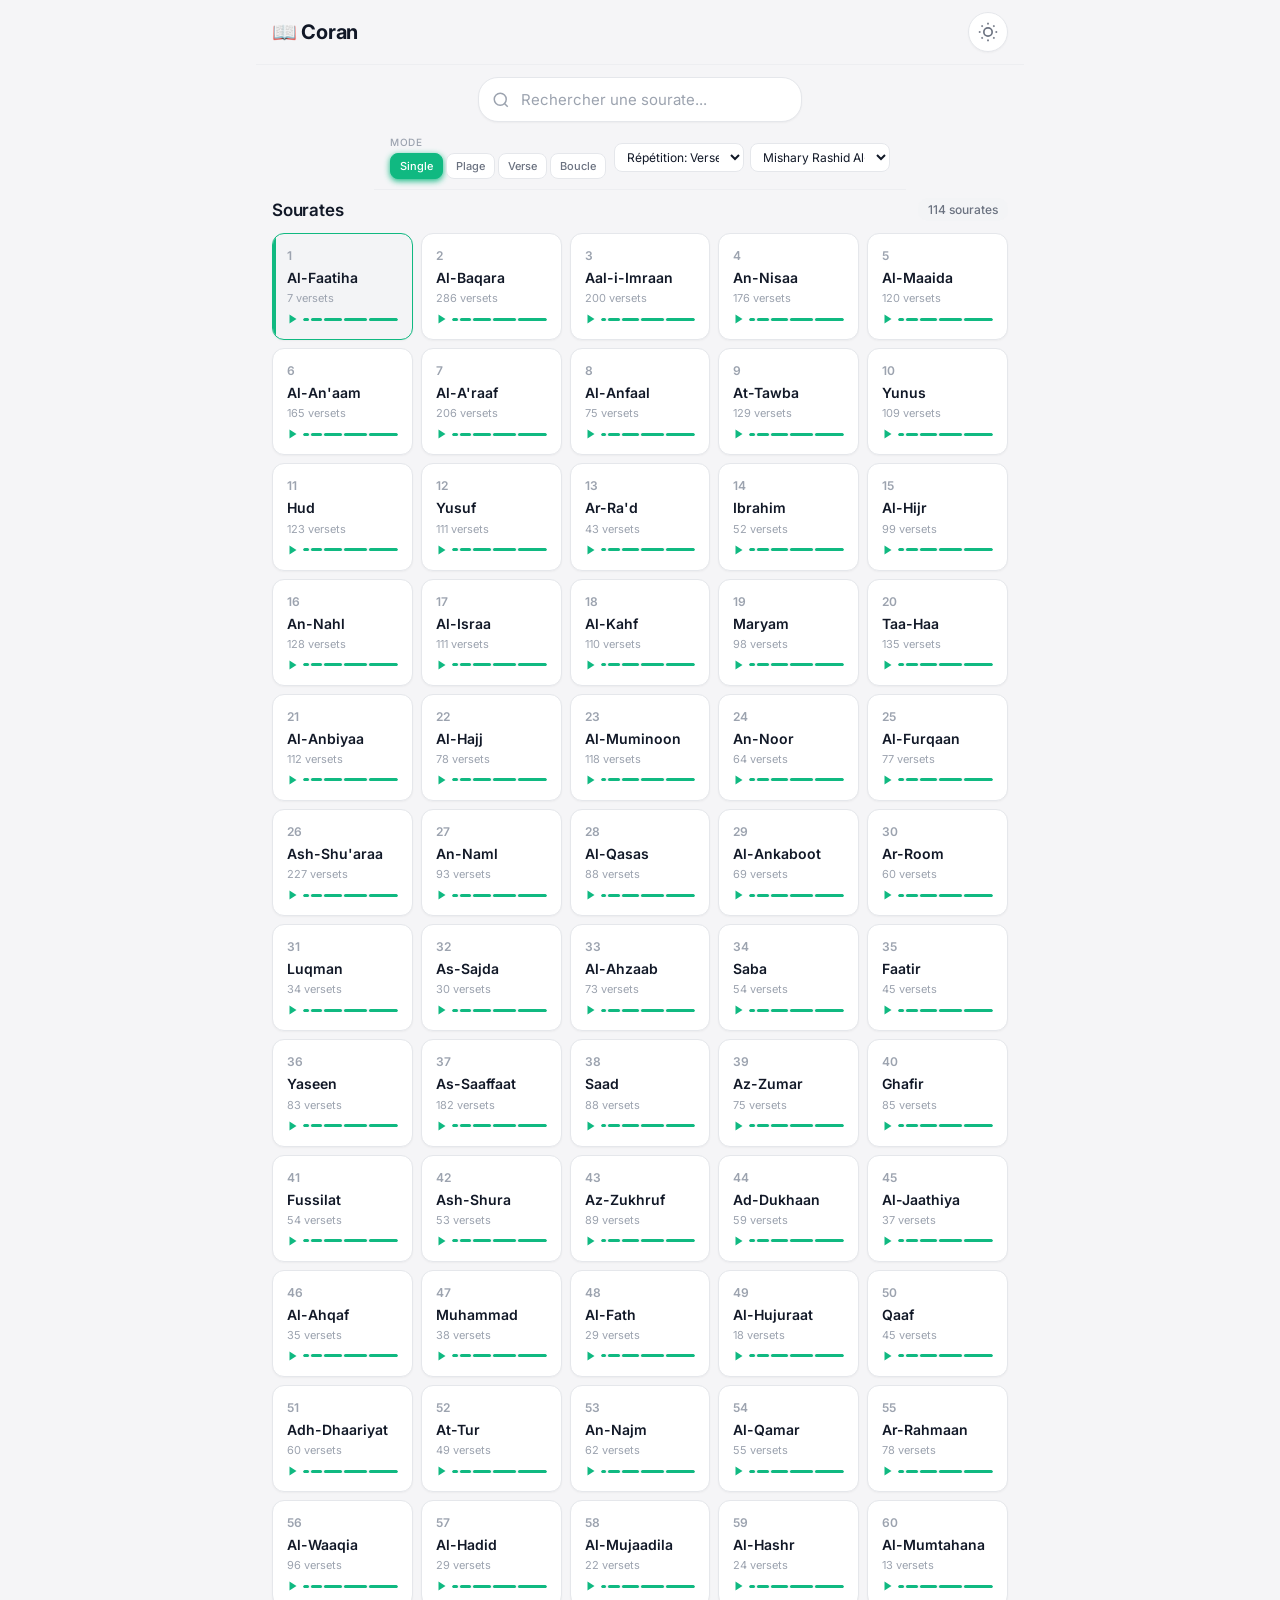
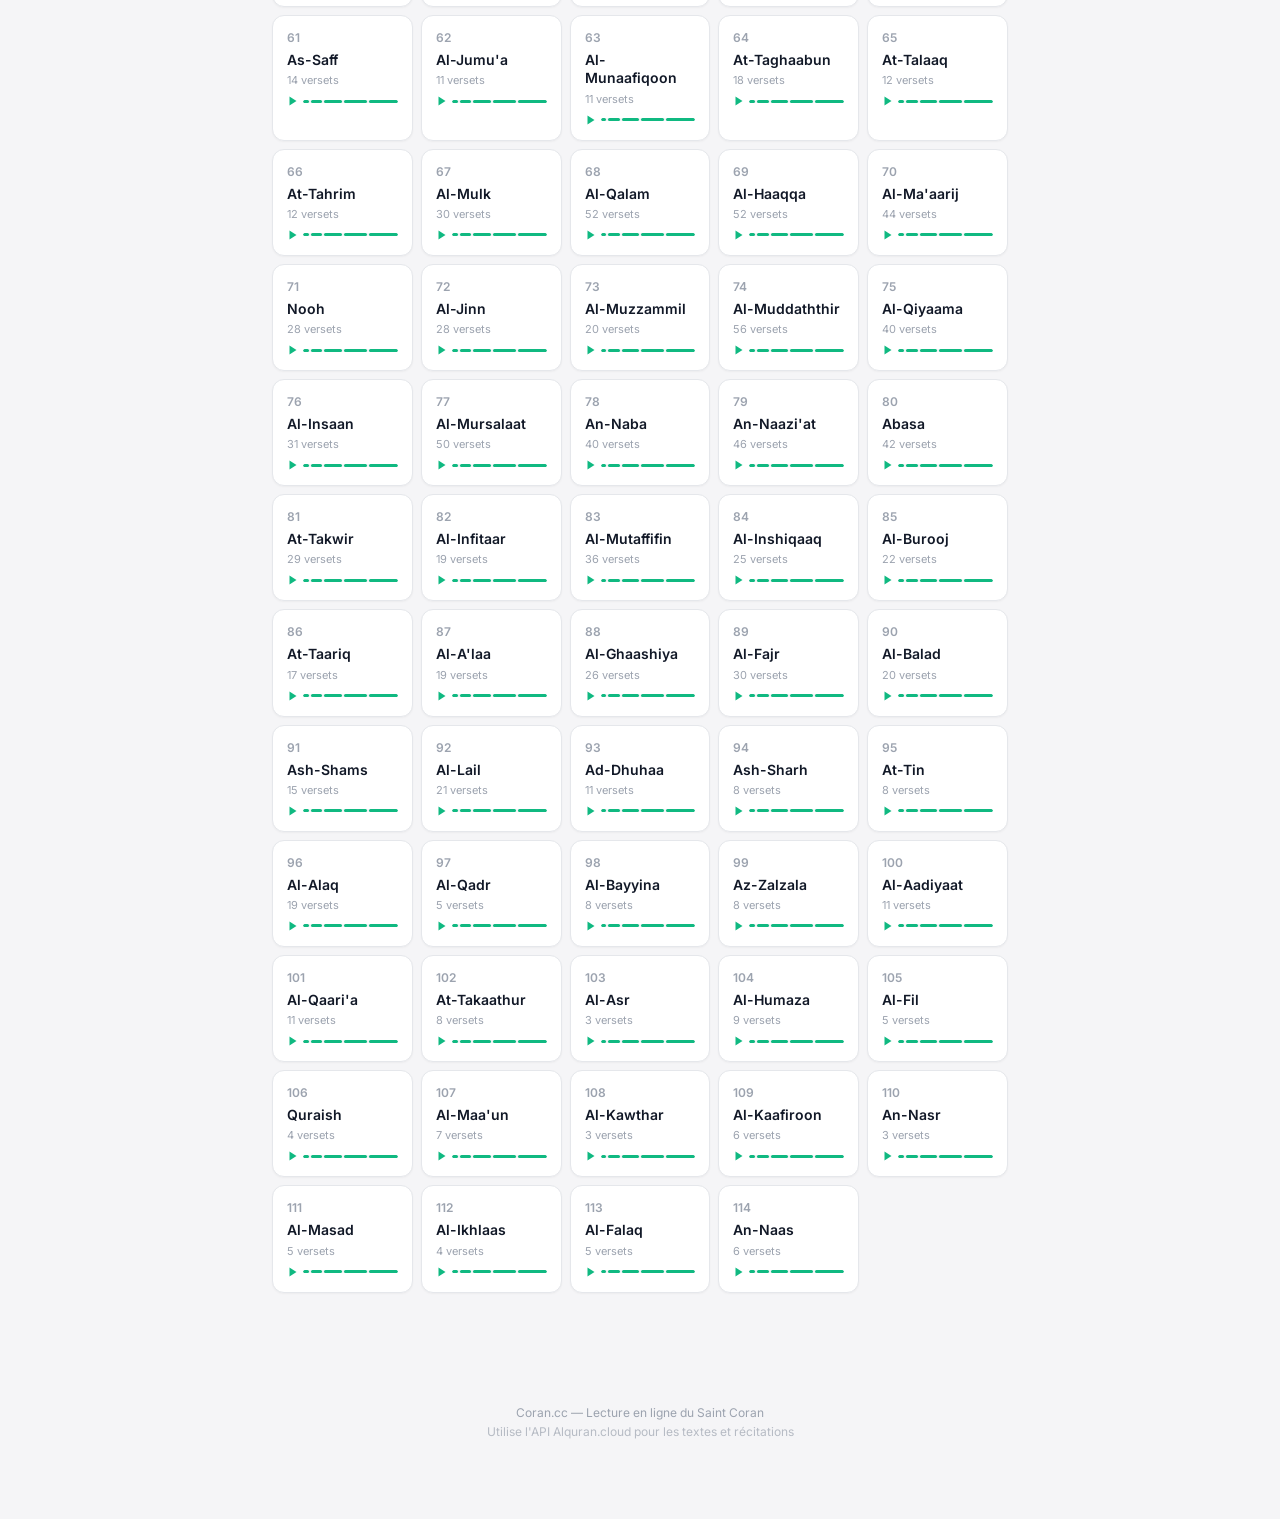
<file: index.html>
<!DOCTYPE html>
<html lang="fr">
<head>
  <meta charset="UTF-8">
  <meta name="viewport" content="width=device-width, initial-scale=1.0">
  <meta name="description" content="Lisez le Coran en ligne avec récitations audio, traductions et translitérations.">
  <meta name="theme-color" content="#10B981">
  <meta name="apple-mobile-web-app-capable" content="yes">
  <meta name="apple-mobile-web-app-status-bar-style" content="black-translucent">
  <meta name="apple-mobile-web-app-title" content="Coran">
  <link rel="icon" type="image/svg+xml" href="data:image/svg+xml,<svg xmlns='http://www.w3.org/2000/svg' viewBox='0 0 100 100'><rect width='100' height='100' rx='20' fill='%2310B981'/><text x='50' y='68' font-size='50' text-anchor='middle' fill='white' font-family='serif'>ق</text></svg>">
  <title>Coran — Lecture en ligne</title>
  <link rel="preconnect" href="https://fonts.googleapis.com">
  <link rel="preconnect" href="https://fonts.gstatic.com" crossorigin>
  <link href="https://fonts.googleapis.com/css2?family=Amiri:wght@400;700&family=Inter:wght@400;500;600;700&display=swap" rel="stylesheet">
  <style>
/* ============================================================
   Quran Web App — CSS (tout inline, pas de fichier externe)
   ============================================================ */
:root {
  --bg: #F5F5F7;
  --surface: #FFFFFF;
  --surface-alt: #F3F4F6;
  --border: #E5E7EB;
  --text: #111827;
  --text-secondary: #6B7280;
  --text-tertiary: #9CA3AF;
  --primary: #10B981;
  --primary-dark: #059669;
  --danger: #EF4444;
  --warning: #F59E0B;
  --shadow-sm: 0 1px 2px rgba(0,0,0,0.04);
  --shadow-md: 0 4px 12px rgba(0,0,0,0.06);
  --shadow-lg: 0 8px 24px rgba(0,0,0,0.08);
  --radius-sm: 8px;
  --radius-md: 12px;
  --radius-lg: 16px;
  --radius-xl: 20px;
  --header-bg: rgba(245, 245, 247, 0.85);
  --header-border: rgba(229, 231, 235, 0.5);
  --progress-bg: #E5E7EB;
  --glass-bg: rgba(255, 255, 255, 0.88);
  --verse-arabic-bg: #FFFFFF;
  --verse-glow: rgba(16, 185, 129, 0.12);
}
[data-theme="dark"] {
  --bg: #000000;
  --surface: #1C1C1E;
  --surface-alt: #2C2C2E;
  --border: #3A3A3C;
  --text: #F9FAFB;
  --text-secondary: #9CA3AF;
  --text-tertiary: #6B7280;
  --shadow-sm: 0 1px 2px rgba(0,0,0,0.2);
  --shadow-md: 0 4px 12px rgba(0,0,0,0.3);
  --shadow-lg: 0 8px 24px rgba(0,0,0,0.4);
  --header-bg: rgba(0, 0, 0, 0.85);
  --header-border: rgba(58, 58, 60, 0.5);
  --progress-bg: #3A3A3C;
  --verse-arabic-bg: #1C1C1E;
  --verse-glow: rgba(16, 185, 129, 0.15);
}
* { margin: 0; padding: 0; box-sizing: border-box; }
html, body { height: 100%; font-family: 'Inter', -apple-system, BlinkMacSystemFont, 'Segoe UI', sans-serif; background: var(--bg); color: var(--text); -webkit-font-smoothing: antialiased; transition: background 0.3s ease, color 0.3s ease; }
body { overflow-x: hidden; }
::-webkit-scrollbar { width: 6px; }
::-webkit-scrollbar-thumb { background: var(--border); border-radius: 3px; }
#app { display: flex; flex-direction: column; min-height: 100vh; max-width: 768px; margin: 0 auto; position: relative; }
.header { position: sticky; top: 0; z-index: 100; backdrop-filter: blur(20px); -webkit-backdrop-filter: blur(20px); background: var(--header-bg); border-bottom: 0.5px solid var(--header-border); }
.header-content { max-width: 768px; margin: 0 auto; padding: 12px 16px; display: flex; align-items: center; justify-content: space-between; }
.logo { font-size: 20px; font-weight: 700; letter-spacing: -0.3px; }
.header-actions { display: flex; gap: 8px; }
.icon-btn { width: 40px; height: 40px; border: none; background: var(--surface); border-radius: 50%; cursor: pointer; display: flex; align-items: center; justify-content: center; color: var(--text-secondary); transition: all 0.15s ease; box-shadow: var(--shadow-sm); border: 0.5px solid var(--border); }
.icon-btn:hover { color: var(--primary); transform: scale(1.05); }
.icon-btn:active { transform: scale(0.95); }
[data-theme="dark"] .sun { display: none; }
[data-theme="light"] .moon { display: none; }
.reading-options-bar { max-width: 768px; margin: 0 auto; padding: 10px 16px; position: sticky; top: 108px; z-index: 98; backdrop-filter: blur(20px); -webkit-backdrop-filter: blur(20px); background: var(--header-bg); border-bottom: 0.5px solid var(--header-border); }
.options-row { display: flex; align-items: center; justify-content: space-between; gap: 8px; flex-wrap: wrap; }
.mode-selector { display: flex; flex-direction: column; gap: 5px; min-width: 0; }
.mode-selector label { font-size: 10px; font-weight: 500; color: var(--text-tertiary); text-transform: uppercase; letter-spacing: 0.5px; }
.mode-chips { display: flex; gap: 3px; }
.mode-chip { padding: 5px 9px; border: 0.5px solid var(--border); border-radius: var(--radius-sm); background: var(--surface); color: var(--text-secondary); font-size: 11px; font-weight: 500; cursor: pointer; transition: all 0.15s ease; font-family: inherit; }
.mode-chip:hover { color: var(--text); border-color: var(--primary); }
.mode-chip.active { background: var(--primary); color: white; border-color: var(--primary); box-shadow: 0 2px 6px var(--primary); }
.mode-chip:active { transform: scale(0.96); }
.options-row-right { display: flex; align-items: center; gap: 6px; }
.loop-toggle { display: none; }
.loop-mode-select { padding: 5px 8px; border: 0.5px solid var(--border); border-radius: var(--radius-sm); background: var(--surface); color: var(--text); font-size: 12px; font-family: inherit; outline: none; cursor: pointer; max-width: 130px; }
.loop-mode-select:focus { border-color: var(--primary); }
.reciter-select { display: flex; flex-direction: column; gap: 3px; }
.reciter-select select { padding: 5px 8px; border: 0.5px solid var(--border); border-radius: var(--radius-sm); background: var(--surface); color: var(--text); font-size: 12px; font-family: inherit; outline: none; cursor: pointer; max-width: 140px; }
.reciter-select select:focus { border-color: var(--primary); }
.range-config-global, .page-config-global { padding: 8px 16px 10px; background: var(--header-bg); }
.range-config-global { margin-bottom: 0; }
.range-inputs { display: flex; gap: 6px; align-items: center; }
.range-field { display: flex; flex-direction: column; gap: 2px; }
.range-field label { font-size: 9px; color: var(--text-tertiary); text-transform: uppercase; letter-spacing: 0.3px; }
.range-field input { width: 50px; padding: 4px 6px; border: 0.5px solid var(--border); border-radius: 5px; background: var(--surface); color: var(--text); font-size: 12px; font-family: inherit; outline: none; }
.range-apply-btn { padding: 5px 12px; border: none; border-radius: var(--radius-sm); background: var(--primary); color: white; font-size: 11px; font-weight: 500; cursor: pointer; transition: all 0.15s ease; font-family: inherit; white-space: nowrap; }
.range-apply-btn:hover { background: var(--primary-dark); }
.range-apply-btn:active { transform: scale(0.97); }
.page-config-global { padding: 6px 16px 8px; }
.page-input-row { display: flex; gap: 6px; align-items: center; }
.page-input-row label { font-size: 10px; color: var(--text-tertiary); text-transform: uppercase; letter-spacing: 0.3px; white-space: nowrap; }
.page-input-row input { width: 60px; padding: 4px 6px; border: 0.5px solid var(--border); border-radius: 5px; background: var(--surface); color: var(--text); font-size: 12px; font-family: inherit; outline: none; }
.page-go-btn { padding: 5px 12px; border: none; border-radius: var(--radius-sm); background: var(--primary); color: white; font-size: 11px; font-weight: 500; cursor: pointer; transition: all 0.15s ease; font-family: inherit; white-space: nowrap; }
.page-go-btn:hover { background: var(--primary-dark); }
.page-go-btn:active { transform: scale(0.97); }
.loop-page-config { display: none; margin-top: 8px; padding: 8px 12px; background: var(--surface-alt); border-radius: var(--radius-sm); }
.loop-page-config.visible { display: block; }
.search-container { max-width: 768px; margin: 0 auto; padding: 12px 16px 4px; position: relative; z-index: 97; }
.search-box { position: relative; display: flex; align-items: center; }
.search-icon { position: absolute; left: 14px; color: var(--text-tertiary); pointer-events: none; }
#searchInput { width: 100%; padding: 12px 40px 12px 42px; border: 0.5px solid var(--border); border-radius: var(--radius-xl); background: var(--surface); color: var(--text); font-size: 15px; font-family: inherit; outline: none; transition: all 0.15s ease; box-shadow: var(--shadow-sm); }
#searchInput:focus { border-color: var(--primary); box-shadow: 0 0 0 3px var(--primary), var(--shadow-sm); }
#searchInput::placeholder { color: var(--text-tertiary); }
.search-clear { position: absolute; right: 10px; width: 28px; height: 28px; border: none; background: var(--surface-alt); border-radius: 50%; cursor: pointer; display: flex; align-items: center; justify-content: center; color: var(--text-secondary); font-size: 14px; transition: all 0.15s ease; }
.search-clear:hover { color: var(--danger); }
.search-results { position: absolute; top: 100%; left: 0; right: 0; background: var(--surface); border-radius: var(--radius-lg); box-shadow: var(--shadow-lg); border: 0.5px solid var(--border); max-height: 300px; overflow-y: auto; z-index: 200; }
.search-result-item { padding: 12px 16px; cursor: pointer; border-bottom: 0.5px solid var(--border); transition: background 0.1s ease; display: flex; align-items: center; gap: 10px; }
.search-result-item:hover { background: var(--surface-alt); }
.search-result-item:last-child { border-bottom: none; }
.search-result-item .sr-number { width: 32px; height: 32px; border-radius: 50%; background: var(--surface-alt); display: flex; align-items: center; justify-content: center; font-size: 12px; font-weight: 600; color: var(--text-secondary); flex-shrink: 0; }
.search-result-item .sr-info { flex: 1; }
.search-result-item .sr-name { font-size: 14px; font-weight: 500; color: var(--text); }
.search-result-item .sr-meta { font-size: 11px; color: var(--text-tertiary); margin-top: 2px; }
.main { flex: 1; padding-bottom: 80px; }
.section { max-width: 768px; margin: 0 auto; padding: 8px 16px 16px; }
.section-header { display: flex; align-items: center; justify-content: space-between; margin-bottom: 12px; }
.section-header h2 { font-size: 17px; font-weight: 600; letter-spacing: -0.2px; }
.badge { font-size: 12px; padding: 4px 10px; border-radius: 10px; background: var(--surface-alt); color: var(--text-secondary); font-weight: 500; }
.surah-grid { display: grid; grid-template-columns: repeat(auto-fill, minmax(140px, 1fr)); gap: 8px; }
.surah-card { background: var(--surface); border: 0.5px solid var(--border); border-radius: var(--radius-md); padding: 14px; cursor: pointer; transition: all 0.15s ease; box-shadow: var(--shadow-sm); position: relative; overflow: hidden; }
.surah-card:hover { transform: translateY(-2px); box-shadow: var(--shadow-md); border-color: var(--primary); }
.surah-card:active { transform: translateY(0); }
.surah-card.active { border-color: var(--primary); background: var(--surface-alt); }
.surah-card.active::before { content: ''; position: absolute; left: 0; top: 0; bottom: 0; width: 3px; background: var(--primary); border-radius: 0 2px 2px 0; }
.surah-card-number { font-size: 12px; font-weight: 600; color: var(--text-tertiary); margin-bottom: 6px; }
.surah-card-name { font-size: 14px; font-weight: 600; color: var(--text); margin-bottom: 4px; line-height: 1.3; }
.surah-card-meta { font-size: 11px; color: var(--text-tertiary); }
.surah-card-audio { margin-top: 8px; display: flex; align-items: center; gap: 4px; }
.surah-card-audio svg { width: 12px; height: 12px; color: var(--primary); flex-shrink: 0; }
.surah-card-audio .audio-dots { display: flex; gap: 2px; flex: 1; height: 3px; background: var(--surface-alt); border-radius: 2px; overflow: hidden; }
.surah-card-audio .audio-dots span { display: block; height: 100%; background: var(--primary); border-radius: 2px; }
.surah-downloaded-badge { position: absolute; top: 6px; right: 6px; font-size: 10px; color: var(--primary); font-weight: 600; }
.reader-header { display: flex; align-items: center; justify-content: space-between; margin-bottom: 16px; padding-top: 4px; }
.back-btn { display: flex; align-items: center; gap: 6px; padding: 8px 14px; border: 0.5px solid var(--border); border-radius: var(--radius-sm); background: var(--surface); color: var(--text); font-size: 14px; font-weight: 500; cursor: pointer; transition: all 0.15s ease; font-family: inherit; }
.back-btn:hover { border-color: var(--primary); color: var(--primary); }
.back-btn:active { transform: scale(0.97); }
.reader-info { flex: 1; text-align: center; }
#readerSurahName { font-size: 18px; font-weight: 700; margin-bottom: 4px; }
.verse-badge { display: inline-block; font-size: 12px; font-weight: 500; color: white; background: var(--primary); padding: 2px 10px; border-radius: 10px; }
.text-options { display: flex; gap: 4px; background: var(--surface-alt); border-radius: var(--radius-md); padding: 3px; margin-bottom: 12px; }
.opt-btn { padding: 6px 12px; border: none; border-radius: var(--radius-sm); background: transparent; color: var(--text-secondary); font-size: 12px; font-weight: 500; cursor: pointer; transition: all 0.15s ease; font-family: inherit; white-space: nowrap; }
.opt-btn.active { background: var(--surface); color: var(--text); box-shadow: var(--shadow-sm); }
.opt-btn:hover:not(.active) { color: var(--text); }
.verse-display { background: var(--surface); border: 0.5px solid var(--border); border-radius: var(--radius-xl); padding: 24px; margin-bottom: 16px; box-shadow: var(--shadow-md); min-height: 200px; transition: all 0.2s ease; }
.verse-display.reciting { box-shadow: 0 0 0 1.5px var(--primary), var(--shadow-lg), 0 0 30px var(--verse-glow); }
.verse-arabic { text-align: center; min-height: 80px; }
.verse-number { font-size: 13px; font-weight: 500; color: var(--text-tertiary); margin-bottom: 12px; }
.arabic-text { font-family: 'Amiri', 'Traditional Arabic', 'Scheherazade New', serif; font-size: clamp(24px, 5vw, 36px); line-height: 2; color: var(--text); font-weight: 400; direction: rtl; text-align: center; word-spacing: 0.05em; }
.verse-transliteration { margin-top: 16px; padding: 14px; background: var(--surface-alt); border-radius: var(--radius-md); text-align: center; }
.translit-text { font-size: 14px; line-height: 1.6; color: var(--text-secondary); font-style: italic; }
.verse-translation { margin-top: 16px; padding: 14px; background: var(--surface-alt); border-radius: var(--radius-md); }
.translation-text { font-size: 14px; line-height: 1.6; color: var(--text); text-align: left; }
.player-controls { background: var(--surface); border: 0.5px solid var(--border); border-radius: var(--radius-xl); padding: 14px 16px; box-shadow: var(--shadow-md); }
.player-info { display: flex; align-items: center; justify-content: space-between; margin-bottom: 10px; }
.player-status { font-size: 12px; font-weight: 500; color: var(--text-secondary); }
.player-time { font-size: 12px; color: var(--text-tertiary); font-variant-numeric: tabular-nums; }
.player-buttons { display: flex; align-items: center; justify-content: center; gap: 4px; margin-bottom: 10px; }
.player-btn { width: 44px; height: 44px; border: 0.5px solid var(--border); border-radius: 50%; background: var(--surface); color: var(--text); cursor: pointer; display: flex; align-items: center; justify-content: center; transition: all 0.15s ease; box-shadow: var(--shadow-sm); }
.player-btn:hover { color: var(--primary); border-color: var(--primary); transform: scale(1.05); }
.player-btn:active { transform: scale(0.93); }
.play-btn { width: 56px; height: 56px; border-radius: 50%; background: var(--primary); color: white; border: none; box-shadow: 0 4px 12px var(--primary), 0 2px 4px rgba(0,0,0,0.1); }
.play-btn:hover { transform: scale(1.06); background: var(--primary-dark); }
.play-btn:active { transform: scale(0.95); }
.player-progress { padding: 0 4px; }
.progress-bar { width: 100%; height: 4px; -webkit-appearance: none; appearance: none; background: var(--progress-bg); border-radius: 2px; outline: none; cursor: pointer; }
.progress-bar::-webkit-slider-thumb { -webkit-appearance: none; width: 14px; height: 14px; border-radius: 50%; background: var(--primary); cursor: pointer; box-shadow: 0 1px 4px rgba(0,0,0,0.2); }
.progress-bar::-moz-range-thumb { width: 14px; height: 14px; border-radius: 50%; background: var(--primary); cursor: pointer; border: none; }
.footer { text-align: center; padding: 16px 16px 80px; font-size: 12px; color: var(--text-tertiary); max-width: 768px; margin: 0 auto; }
.footer-small { margin-top: 4px; opacity: 0.7; }
.download-btn { display: flex; align-items: center; justify-content: center; gap: 8px; width: 100%; padding: 12px; border: 0.5px solid var(--border); border-radius: var(--radius-md); background: var(--surface); color: var(--text); font-size: 14px; font-weight: 500; cursor: pointer; transition: all 0.15s ease; margin-top: 8px; font-family: inherit; box-shadow: var(--shadow-sm); }
.download-btn:hover { border-color: var(--primary); color: var(--primary); box-shadow: var(--shadow-md); }
.download-btn:active { transform: scale(0.98); }
.loading-spinner { display: flex; align-items: center; justify-content: center; padding: 40px; gap: 8px; }
.spinner { width: 24px; height: 24px; border: 2px solid var(--border); border-top-color: var(--primary); border-radius: 50%; animation: spin 0.8s linear infinite; }
@keyframes spin { to { transform: rotate(360deg); } }
.empty-state { text-align: center; padding: 40px 20px; color: var(--text-tertiary); }
.empty-state svg { width: 48px; height: 48px; margin-bottom: 12px; opacity: 0.4; }
.empty-state p { font-size: 14px; }
@media (max-width: 480px) {
  .surah-grid { grid-template-columns: repeat(2, 1fr); gap: 6px; }
  .surah-card { padding: 10px; }
  .surah-card-name { font-size: 13px; }
  .mode-chips { flex-wrap: wrap; }
  .options-row { flex-direction: column; align-items: stretch; }
  .mode-selector { flex-direction: row; align-items: center; gap: 8px; }
  .mode-selector label { display: none; }
  .mode-chips { flex: 1; justify-content: space-around; }
  .options-row-right { justify-content: center; }
  .range-inputs { flex-wrap: wrap; }
  .range-field { min-width: 60px; }
  .page-input-row { flex-wrap: wrap; }
  .page-input-row input { width: 60px; }
}
@media (prefers-reduced-motion: reduce) { * { animation-duration: 0.01ms !important; transition-duration: 0.01ms !important; } }
  </style>
</head>
<body>
  <div id="app">
    <header class="header">
      <div class="header-content">
        <h1 class="logo">📖 Coran</h1>
        <div class="header-actions">
          <button class="icon-btn" id="themeToggle" title="Changer le thème">
            <svg class="sun" width="20" height="20" viewBox="0 0 24 24" fill="none" stroke="currentColor" stroke-width="2"><circle cx="12" cy="12" r="5"/><line x1="12" y1="1" x2="12" y2="3"/><line x1="12" y1="21" x2="12" y2="23"/><line x1="4.22" y1="4.22" x2="5.64" y2="5.64"/><line x1="18.36" y1="18.36" x2="19.78" y2="19.78"/><line x1="1" y1="12" x2="3" y2="12"/><line x1="21" y1="12" x2="23" y2="12"/><line x1="4.22" y1="19.78" x2="5.64" y2="18.36"/><line x1="18.36" y1="5.64" x2="19.78" y2="4.22"/></svg>
            <svg class="moon" width="20" height="20" viewBox="0 0 24 24" fill="none" stroke="currentColor" stroke-width="2"><path d="M21 12.79A9 9 0 1 1 11.21 3 7 7 0 0 0 21 12.79z"/></svg>
          </button>
        </div>
      </div>
    </header>
    <div class="search-container">
      <div class="search-box">
        <svg class="search-icon" width="18" height="18" viewBox="0 0 24 24" fill="none" stroke="currentColor" stroke-width="2"><circle cx="11" cy="11" r="8"/><line x1="21" y1="21" x2="16.65" y2="16.65"/></svg>
        <input type="text" id="searchInput" placeholder="Rechercher une sourate..." autocomplete="off">
        <button class="search-clear" id="searchClear" style="display:none">✕</button>
      </div>
      <div class="search-results" id="searchResults" style="display:none"></div>
    </div>
    <div class="reading-options-bar">
      <div class="options-row">
        <div class="mode-selector">
          <label>Mode</label>
          <div class="mode-chips">
            <button class="mode-chip active" data-mode="single">Single</button>
            <button class="mode-chip" data-mode="range">Plage</button>
            <button class="mode-chip" data-mode="page">Verse</button>
            <button class="mode-chip" data-mode="loop">Boucle</button>
          </div>
        </div>
        <div class="options-row-right">
          <select class="loop-mode-select" id="loopModeSelect" title="Mode de répétition">
            <option value="off">Répétition: Off</option>
            <option value="verse" selected>Répétition: Verset</option>
            <option value="surah">Répétition: Sourate</option>
            <option value="page">Répétition: Page</option>
            <option value="allerVerset">Aller au verset</option>
          </select>
          <div class="reciter-select">
            <select id="reciterSelect"></select>
          </div>
        </div>
      </div>
      <div class="range-config-global" id="rangeConfigGlobal" style="display:none">
        <div class="range-inputs">
          <div class="range-field">
            <label>Du verset</label>
            <input type="number" id="rangeStartGlobal" min="1" value="1">
          </div>
          <div class="range-field">
            <label>Au verset</label>
            <input type="number" id="rangeEndGlobal" min="1" value="5">
          </div>
          <button class="range-apply-btn" id="rangeApplyBtnGlobal">Appliquer</button>
        </div>
      </div>
      <div class="page-config-global" id="pageConfigGlobal" style="display:none">
        <div class="page-input-row">
          <label style="font-size:10px;color:var(--text-tertiary);text-transform:uppercase;letter-spacing:0.3px;white-space:nowrap">Aller au verset</label>
          <input type="number" id="pageInputGlobal" min="1" max="604" value="1" style="width:60px;padding:4px 6px;border:0.5px solid var(--border);border-radius:5px;background:var(--surface);color:var(--text);font-size:12px;font-family:inherit;outline:none">
          <button class="page-go-btn" id="pageGoBtnGlobal">Aller</button>
        </div>
        <div class="loop-page-config" id="loopPageConfig" style="display:none;margin-top:8px;padding:8px 12px;background:var(--surface-alt);border-radius:var(--radius-sm)">
          <div class="page-input-row">
            <label style="font-size:10px;color:var(--text-tertiary);text-transform:uppercase;letter-spacing:0.3px;white-space:nowrap">Boucle page</label>
            <input type="number" id="loopPageInput" min="1" max="604" value="1" style="width:60px;padding:4px 6px;border:0.5px solid var(--border);border-radius:5px;background:var(--surface);color:var(--text);font-size:12px;font-family:inherit;outline:none" disabled>
            <button class="page-go-btn" id="loopPageApplyBtn" disabled>Fixer</button>
          </div>
          <div style="font-size:11px;color:var(--text-tertiary);margin-top:4px">La boucle répète cette page spécifique</div>
        </div>
      </div>
    </div>
    <main class="main">
      <section class="section" id="surahList">
        <div class="section-header">
          <h2>Sourates</h2>
          <span class="badge" id="surahCount">114 sourates</span>
        </div>
        <div class="surah-grid" id="surahGrid"></div>
      </section>
      <section class="section" id="readerSection" style="display:none">
        <div class="reader-header">
          <button class="back-btn" id="backToList">
            <svg width="24" height="24" viewBox="0 0 24 24" fill="none" stroke="currentColor" stroke-width="2"><polyline points="15 18 9 12 15 6"/></svg>
            Retour
          </button>
          <div class="reader-info">
            <h2 id="readerSurahName">—</h2>
            <span id="readerVerseInfo" class="verse-badge">Verset 1</span>
          </div>
        </div>
        <div class="text-options">
          <button class="opt-btn active" data-opt="arabic">Arabe</button>
          <button class="opt-btn" data-opt="transliteration">Phonétique</button>
          <button class="opt-btn" data-opt="translation">Traduction</button>
        </div>
        <div class="verse-display" id="verseDisplay">
          <div class="verse-arabic" id="verseArabic">
            <p class="verse-number" id="verseNumber">1</p>
            <p class="arabic-text" id="arabicText">—</p>
          </div>
          <div class="verse-transliteration" id="verseTransliteration" style="display:none">
            <p class="translit-text" id="transliterationText">—</p>
          </div>
          <div class="verse-translation" id="verseTranslation" style="display:none">
            <p class="translation-text" id="translationText">—</p>
          </div>
        </div>
        <div class="player-controls">
          <div class="player-info">
            <span class="player-status" id="playerStatus">Prêt</span>
            <span class="player-time" id="playerTime">0:00</span>
          </div>
          <div class="player-buttons">
            <button class="player-btn" id="prevSurahBtn" title="Sourate précédente">
              <svg width="20" height="20" viewBox="0 0 24 24" fill="none" stroke="currentColor" stroke-width="2"><polygon points="19 20 9 12 19 4 19 20"/><line x1="5" y1="19" x2="5" y2="5"/></svg>
            </button>
            <button class="player-btn" id="prevVerseBtn" title="Verset précédent">
              <svg width="20" height="20" viewBox="0 0 24 24" fill="none" stroke="currentColor" stroke-width="2"><polygon points="11 19 2 12 11 5 11 19"/><polygon points="22 19 13 12 22 5 22 19"/></svg>
            </button>
            <button class="play-btn" id="playBtn" title="Lecture / Pause">
              <svg class="play-icon" width="32" height="32" viewBox="0 0 24 24" fill="currentColor"><polygon points="5 3 19 12 5 21 5 3"/></svg>
              <svg class="pause-icon" width="32" height="32" viewBox="0 0 24 24" fill="currentColor" style="display:none"><rect x="6" y="4" width="4" height="16"/><rect x="14" y="4" width="4" height="16"/></svg>
            </button>
            <button class="player-btn" id="nextVerseBtn" title="Verset suivant">
              <svg width="20" height="20" viewBox="0 0 24 24" fill="none" stroke="currentColor" stroke-width="2"><polygon points="23 19 14 12 23 5 23 19"/><polygon points="10 19 5 12 10 5 10 19"/></svg>
            </button>
            <button class="player-btn" id="nextSurahBtn" title="Sourate suivante">
              <svg width="20" height="20" viewBox="0 0 24 24" fill="none" stroke="currentColor" stroke-width="2"><polygon points="5 20 15 12 5 4 5 20"/><line x1="19" y1="19" x2="19" y2="5"/></svg>
            </button>
          </div>
          <div class="player-progress">
            <input type="range" class="progress-bar" id="progressBar" min="0" max="100" value="0" step="0.1">
          </div>
        </div>
        <button class="download-btn" id="downloadBtn" title="Télécharger pour hors-ligne">
          <svg width="20" height="20" viewBox="0 0 24 24" fill="none" stroke="currentColor" stroke-width="2"><path d="M21 15v4a2 2 0 0 1-2 2H5a2 2 0 0 1-2-2v-4"/><polyline points="7 10 12 15 17 10"/><line x1="12" y1="15" x2="12" y2="3"/></svg>
          <span>Télécharger</span>
        </button>
      </section>
    </main>
    <audio id="audioPlayer" style="display:none"></audio>
    <footer class="footer">
      <p>Coran.cc — Lecture en ligne du Saint Coran</p>
      <p class="footer-small">Utilise l'API Alquran.cloud pour les textes et récitations</p>
    </footer>
  </div>
  <script>
// ============================================================
// Quran Web App — JavaScript (tout inline, pas de fichier externe)
// ============================================================

const API = 'https://api.alquran.cloud/v1';

const SURAH_NAMES = [
  'Al-Faatiha','Al-Baqara','Aal-i-Imraan','An-Nisaa','Al-Maaida',
  "Al-An'aam","Al-A'raaf","Al-Anfaal","At-Tawba","Yunus",
  'Hud','Yusuf',"Ar-Ra'd","Ibrahim","Al-Hijr",
  'An-Nahl','Al-Israa','Al-Kahf','Maryam','Taa-Haa',
  'Al-Anbiyaa','Al-Hajj','Al-Muminoon','An-Noor','Al-Furqaan',
  "Ash-Shu'araa","An-Naml","Al-Qasas","Al-Ankaboot","Ar-Room",
  'Luqman','As-Sajda','Al-Ahzaab','Saba','Faatir',
  'Yaseen','As-Saaffaat','Saad','Az-Zumar','Ghafir',
  'Fussilat','Ash-Shura','Az-Zukhruf','Ad-Dukhaan','Al-Jaathiya',
  'Al-Ahqaf','Muhammad','Al-Fath','Al-Hujuraat','Qaaf',
  'Adh-Dhaariyat','At-Tur','An-Najm','Al-Qamar','Ar-Rahmaan',
  'Al-Waaqia','Al-Hadid','Al-Mujaadila','Al-Hashr','Al-Mumtahana',
  'As-Saff','Al-Jumu\'a','Al-Munaafiqoon','At-Taghaabun','At-Talaaq',
  'At-Tahrim','Al-Mulk','Al-Qalam','Al-Haaqqa','Al-Ma\'aarij',
  'Nooh','Al-Jinn','Al-Muzzammil','Al-Muddaththir','Al-Qiyaama',
  'Al-Insaan','Al-Mursalaat','An-Naba','An-Naazi\'at','Abasa','At-Takwir',
  'Al-Infitaar','Al-Mutaffifin','Al-Inshiqaaq','Al-Burooj','At-Taariq',
  "Al-A'laa","Al-Ghaashiya",'Al-Fajr','Al-Balad','Ash-Shams',
  'Al-Lail','Ad-Dhuhaa','Ash-Sharh','At-Tin','Al-Alaq',
  'Al-Qadr','Al-Bayyina','Az-Zalzala','Al-Aadiyaat','Al-Qaari\'a',
  'At-Takaathur','Al-Asr','Al-Humaza','Al-Fil','Quraish',
  "Al-Maa'un",'Al-Kawthar','Al-Kaafiroon','An-Nasr','Al-Masad',
  'Al-Ikhlaas','Al-Falaq','An-Naas',
];

const AYAH_COUNTS = [
  7,286,200,176,120,165,206,75,129,109,123,111,43,52,99,128,111,110,98,135,
  112,78,118,64,77,227,93,88,69,60,34,30,73,54,45,83,182,88,75,85,54,53,
  89,59,37,35,38,29,18,45,60,49,62,55,78,96,29,22,24,13,14,11,11,18,12,
  12,30,52,52,44,28,28,20,56,40,31,50,40,46,42,29,19,36,25,22,17,19,26,
  30,20,15,21,11,8,8,19,5,8,8,11,11,8,3,9,5,4,7,3,6,3,5,4,5,6,
];

const RECITERS = [
  { id: 'ar.alafasy', label: 'Mishary Rashid Al-Afasy' },
  { id: 'ar.husary', label: 'Mahmoud Khalil Al-Husary' },
  { id: 'ar.husarymujawwad', label: 'Al-Husary (Mujawwad)' },
  { id: 'ar.minshawi', label: 'Mohamed Siddiq El-Minshawi' },
  { id: 'ar.minshawimujawwad', label: 'El-Minshawi (Mujawwad)' },
  { id: 'ar.abdulbasitmurattal', label: 'Abdul Basit (Murattal)' },
  { id: 'ar.abdulbasitmujawwad', label: 'Abdul Basit (Mujawwad)' },
  { id: 'ar.shaatree', label: 'Abu Bakr Al-Shaatree' },
  { id: 'ar.abdurrahmaansudais', label: 'Abdurrahman As-Sudais' },
  { id: 'ar.saoodshuraym', label: 'Saood Al-Shuraym' },
  { id: 'ar.hudhaify', label: 'Ali Al-Hudhaify' },
  { id: 'ar.mahermuaiqly', label: 'Maher Al Muaiqly' },
  { id: 'ar.yasseraldossari', label: 'Yasser Al-Dossari' },
  { id: 'ar.ahmedajamy', label: 'Ahmed Al-Ajamy' },
  { id: 'ar.nasseralqatami', label: 'Nasser Al-Qatami' },
  { id: 'ar.hanirifai', label: 'Hani Ar-Rifai' },
];

const state = {
  currentSurah: 1,
  currentVerse: 1,
  reciter: 'ar.alafasy',
  showArabic: true,
  showTransliteration: false,
  showTranslation: false,
  theme: localStorage.getItem('quran-theme') || 'light',
  isPlaying: false,
  searchQuery: '',
  readingMode: 'single',
  rangeStart: 1,
  rangeEnd: 5,
  loopEnabled: false,
  loopMode: 'verse', // verse | surah | off | page
  loopPage: 1, // Page à boucler (quand loopMode === 'page')
  currentPage: 1,
  downloadedSurahs: {},
  downloading: {},
};

const $ = (sel) => document.querySelector(sel);
const $$ = (sel) => document.querySelectorAll(sel);

function init() {
  applyTheme(state.theme);
  loadSurahs();
  setupEventListeners();
  setupAudioPlayer();
  loadCacheStatus();
  syncGlobalUI();
}

function syncGlobalUI() {
  $$('.mode-chip').forEach(chip => {
    chip.classList.toggle('active', chip.dataset.mode === state.readingMode);
  });
  const loopBtn = $('#loopModeSelect');
  loopBtn.value = state.loopMode;
  $('#rangeConfigGlobal').style.display = state.readingMode === 'range' ? 'block' : 'none';
  $('#rangeStartGlobal').value = state.rangeStart;
  $('#rangeEndGlobal').value = state.rangeEnd;
  $('#pageConfigGlobal').style.display = state.readingMode === 'page' ? 'block' : 'none';
  $('#pageInputGlobal').value = state.currentPage;
  const reciterSelect = $('#reciterSelect');
  reciterSelect.value = state.reciter;
}

function applyTheme(theme) {
  document.documentElement.setAttribute('data-theme', theme);
  localStorage.setItem('quran-theme', theme);
}

function toggleTheme() {
  state.theme = state.theme === 'light' ? 'dark' : 'light';
  applyTheme(state.theme);
}

function loadSurahs() {
  const grid = $('#surahGrid');
  const countEl = $('#surahCount');
  grid.innerHTML = '<div class="loading-spinner"><div class="spinner"></div></div>';
  try {
    renderSurahList(grid);
    countEl.textContent = `${SURAH_NAMES.length} sourates`;
  } catch {
    grid.innerHTML = '<div class="empty-state"><p>Impossible de charger les sourates.</p></div>';
  }
}

function renderSurahList(grid) {
  grid.innerHTML = '';
  SURAH_NAMES.forEach((name, i) => {
    const num = i + 1;
    const count = AYAH_COUNTS[i];
    const card = document.createElement('div');
    card.className = 'surah-card' + (num === state.currentSurah ? ' active' : '');
    card.dataset.surah = num;
    const dots = Array.from({ length: 5 }, (_, j) =>
      `<span style="width:${(j + 1) * 20}%"></span>`
    ).join('');
    const badge = state.downloadedSurahs[num] ? '<span class="surah-downloaded-badge" style="position:absolute;top:6px;right:6px;font-size:10px;color:var(--primary);font-weight:600">✓</span>' : '';
    card.innerHTML = `
      ${badge}
      <div class="surah-card-number">${num}</div>
      <div class="surah-card-name">${name}</div>
      <div class="surah-card-meta">${count} versets</div>
      <div class="surah-card-audio">
        <svg viewBox="0 0 24 24" fill="currentColor"><polygon points="5 3 19 12 5 21 5 3"/></svg>
        <div class="audio-dots">${dots}</div>
      </div>
    `;
    card.addEventListener('click', () => openSurah(num));
    grid.appendChild(card);
  });
  const active = grid.querySelector('.surah-card.active');
  if (active) {
    setTimeout(() => active.scrollIntoView({ behavior: 'smooth', block: 'center' }), 100);
  }
}

function openSurah(surahNum) {
  state.currentSurah = surahNum;
  state.currentVerse = 1;
  state.isPlaying = false;
  $('#surahList').style.display = 'none';
  $('#readerSection').style.display = 'block';
  $('#readerSurahName').textContent = SURAH_NAMES[surahNum - 1];
  const total = AYAH_COUNTS[surahNum - 1];
  $('#readerVerseInfo').textContent = `Verset 1 / ${total}`;
  $('#verseNumber').textContent = '1';
  $('#verseNumber').style.opacity = '0';
  $('#arabicText').textContent = 'Chargement...';
  $('#transliterationText').textContent = '';
  $('#translationText').textContent = '';
  updatePlayButton();
  updatePlayerStatus('Prêt');
  $('#audioPlayer').currentTime = 0;
  $('#progressBar').value = 0;
  loadVerse(surahNum, 1);
  renderSurahList($('#surahGrid'));
  history.replaceState(null, '', `#surah-${surahNum}`);
}

function closeReader() {
  if (state.isPlaying) stopPlayback();
  $('#readerSection').style.display = 'none';
  $('#surahList').style.display = 'block';
  $('#audioPlayer').pause();
  state.isPlaying = false;
  updatePlayButton();
  renderSurahList($('#surahGrid'));
}

function setReadingMode(mode) {
  state.readingMode = mode;
  $$('.mode-chip').forEach(chip => {
    chip.classList.toggle('active', chip.dataset.mode === mode);
  });
  $('#rangeConfigGlobal').style.display = mode === 'range' ? 'block' : 'none';
  $('#pageConfigGlobal').style.display = mode === 'page' ? 'block' : 'none';
  updateLoopUI();
}

function updateLoopUI() {
  const sel = $('#loopModeSelect');
  if (sel) sel.value = state.loopMode;
}

function applyGlobalRange() {
  let start = parseInt($('#rangeStartGlobal').value, 10) || 1;
  let end = parseInt($('#rangeEndGlobal').value, 10) || 5;
  const max = AYAH_COUNTS[state.currentSurah - 1] || AYAH_COUNTS[0] || 100;
  start = Math.max(1, Math.min(start, max));
  end = Math.max(start, Math.min(end, max));
  state.rangeStart = start;
  state.rangeEnd = end;
  if ($('#readerSection').style.display === 'none') {
    openSurah(1);
  }
  state.currentVerse = start;
  updatePlayerStatus(`Plage: verset ${start}-${end}`);
  loadVerse(state.currentSurah, start);
}

function applyGlobalPage() {
  let target = parseInt($('#pageInputGlobal').value, 10) || 1;
  const max = AYAH_COUNTS[state.currentSurah - 1] || AYAH_COUNTS[0] || 100;
  target = Math.max(1, Math.min(target, max));
  if ($('#readerSection').style.display === 'none') {
    openSurah(1);
  }
  state.currentVerse = target;
  state.currentPage = target;
  updatePlayerStatus(`Verset ${target}`);
  loadVerse(state.currentSurah, target);
}

function updateLoopUI() {
  const sel = $('#loopModeSelect');
  if (sel) sel.value = state.loopMode;
  updatePlayerStatus(`Répétition: ${state.loopMode === 'off' ? 'Off' : state.loopMode === 'verse' ? 'Verset' : state.loopMode === 'surah' ? 'Sourate' : 'Page'}`);
}

function setLoopMode(mode) {
  state.loopMode = mode;
  updateLoopUI();
  // Afficher/masquer le champ boucle page
  const loopPageConfig = $('#loopPageConfig');
  const loopPageInput = $('#loopPageInput');
  const loopPageApplyBtn = $('#loopPageApplyBtn');
  if (mode === 'page') {
    loopPageConfig.style.display = 'block';
    loopPageInput.disabled = false;
    loopPageApplyBtn.disabled = false;
    loopPageInput.value = state.loopPage || 1;
  } else {
    loopPageConfig.style.display = 'none';
    loopPageInput.disabled = true;
    loopPageApplyBtn.disabled = true;
  }
}

function applyLoopPage() {
  const pageInput = $('#loopPageInput');
  const page = parseInt(pageInput.value, 10);
  if (page > 0) {
    state.loopPage = page;
    updatePlayerStatus(`Boucle page ${page} fixée`);
  }
}
function setReciter(reciterId) {
  state.reciter = reciterId;
  const select = $('#reciterSelect');
  if (select) select.value = reciterId;
  if (state.isPlaying) {
    stopPlayback();
    playCurrentVerse();
  }
}

async function loadVerse(surah, verse) {
  if (verse > AYAH_COUNTS[surah - 1] || verse < 1) return;
  if (surah < 1 || surah > 114) return;
  state.currentVerse = verse;
  $('#verseNumber').textContent = verse;
  $('#readerVerseInfo').textContent = `Verset ${verse} / ${AYAH_COUNTS[surah - 1]}`;
  $('#verseNumber').animate([{ opacity: 0 }, { opacity: 1 }], { duration: 200 });
  const [arabic, translit, translation] = await Promise.all([
    fetchArabic(surah, verse),
    fetchTransliteration(surah, verse),
    fetchTranslation(surah, verse),
  ]);
  if (state.showArabic && arabic) $('#arabicText').textContent = arabic;
  if (state.showTransliteration && translit) $('#transliterationText').textContent = translit;
  if (state.showTranslation && translation) $('#translationText').textContent = translation;
}

async function fetchArabic(surah, verse) {
  try {
    const r = await fetch(`${API}/ayah/${surah}:${verse}/quran-uthmani`);
    const d = await r.json();
    return d.data?.text || '';
  } catch { return ''; }
}

async function fetchTransliteration(surah, verse) {
  try {
    const r = await fetch(`${API}/ayah/${surah}:${verse}/en.transliteration`);
    const d = await r.json();
    return d.data?.text || '';
  } catch { return ''; }
}

async function fetchTranslation(surah, verse) {
  try {
    const r = await fetch(`${API}/ayah/${surah}:${verse}/fr.hamidullah`);
    const d = await r.json();
    return d.data?.text || '';
  } catch { return ''; }
}

function setupAudioPlayer() {
  const audio = $('#audioPlayer');
  audio.addEventListener('timeupdate', () => {
    if (!audio.duration) return;
    const pct = (audio.currentTime / audio.duration) * 100;
    $('#progressBar').value = Math.min(pct, 100);
    updatePlayerTime(formatTime(audio.currentTime));
  });
  audio.addEventListener('ended', () => { onAudioEnded(); });
  audio.addEventListener('error', () => {
    console.error('Audio error');
    stopPlayback();
    updatePlayerStatus('Erreur audio');
  });
}

function playCurrentVerse() {
  if (state.isPlaying) return;
  const surah = state.currentSurah;
  const verse = state.currentVerse;
  const url = getRecitationUrl(surah, verse, state.reciter);
  url.then(u => {
    if (u) playAudioUrl(u);
    else updatePlayerStatus('Audio non disponible');
  }).catch(() => updatePlayerStatus('Erreur'));
}

function playAudioUrl(url) {
  if (state.isPlaying) return;
  const audio = $('#audioPlayer');
  audio.src = url;
  audio.style.display = 'none';
  const playPromise = audio.play();
  if (playPromise !== undefined) {
    playPromise.catch(e => {
      console.error('Playback failed:', e);
      updatePlayerStatus('Erreur lecture');
      state.isPlaying = false;
      updatePlayButton();
    });
  }
  state.isPlaying = true;
  updatePlayButton();
  updatePlayerStatus('Lecture...');
}

function stopPlayback() {
  const audio = $('#audioPlayer');
  audio.pause();
  audio.currentTime = 0;
  state.isPlaying = false;
  updatePlayButton();
  updatePlayerStatus('En pause');
  $('#progressBar').value = 0;
}

function togglePlayback() {
  if (state.isPlaying) {
    stopPlayback();
  } else {
    if (state.readingMode === 'range') {
      playRange();
      return;
    }
    playCurrentVerse();
  }
}

function playRange() {
  const start = state.rangeStart;
  const end = state.rangeEnd;
  let current = start;
  function playNext() {
    if (current > end) {
      stopPlayback();
      updatePlayerStatus('Plage terminée');
      state.currentVerse = start;
      return;
    }
    state.currentVerse = current;
    loadVerse(state.currentSurah, current).then(() => {
      const url = getRecitationUrl(state.currentSurah, current, state.reciter);
      url.then(u => {
        if (u) {
          const audio = $('#audioPlayer');
          audio.src = u;
          audio.play().catch(() => {
            current++;
            playNext();
          });
        } else {
          current++;
          playNext();
        }
      }).catch(() => {
        current++;
        playNext();
      });
    });
  }
  playNext();
}

function onAudioEnded() {
  state.isPlaying = false;
  if (state.readingMode === 'range') return;
  if (state.loopMode === 'verse') {
    const url = getRecitationUrl(state.currentSurah, state.currentVerse, state.reciter);
    url.then(u => { if (u) playAudioUrl(u); });
  } else if (state.loopMode === 'surah') {
    nextVerse();
  } else if (state.loopMode === 'page') {
    // Boucler sur la page fixée ou passer à la page suivante
    if (state.loopPage && state.loopPage > 0) {
      goToPage(state.loopPage);
    } else {
      nextPage();
    }
  } else {
    nextVerse();
  }
}

function goToPage(pageNum) {
  const firstVerseOfPage = (pageNum - 1) * 15 + 1;
  const max = AYAH_COUNTS[state.currentSurah - 1];
  if (firstVerseOfPage <= max) {
    state.currentVerse = firstVerseOfPage;
  } else if (state.currentSurah < 114) {
    state.currentSurah++;
    state.currentVerse = 1;
  }
  loadVerse(state.currentSurah, state.currentVerse).then(() => {
    playCurrentVerse();
  });
}

function nextPage() {
  const page = Math.floor((state.currentVerse - 1) / 15) + 1;
  const nextPageNum = page + 1;
  const firstVerseOfNextPage = (nextPageNum - 1) * 15 + 1;
  const max = AYAH_COUNTS[state.currentSurah - 1];
  if (firstVerseOfNextPage <= max) {
    state.currentVerse = firstVerseOfNextPage;
  } else if (state.currentSurah < 114) {
    state.currentSurah++;
    state.currentVerse = 1;
  }
  loadVerse(state.currentSurah, state.currentVerse).then(() => {
    playCurrentVerse();
  });
}

function prevVerse() {
  if (state.readingMode === 'range') {
    if (state.currentVerse > state.rangeStart) state.currentVerse--;
    return;
  }
  if (state.currentVerse > 1) {
    state.currentVerse--;
  } else if (state.currentSurah > 1) {
    state.currentSurah--;
    state.currentVerse = AYAH_COUNTS[state.currentSurah - 1];
  }
  loadVerse(state.currentSurah, state.currentVerse).then(() => {
    playCurrentVerse();
  });
}

function nextVerse() {
  const max = AYAH_COUNTS[state.currentSurah - 1];
  if (state.readingMode === 'range' && state.currentVerse < state.rangeEnd) {
    state.currentVerse++;
    return;
  }
  if (state.currentVerse < max) {
    state.currentVerse++;
  } else if (state.currentSurah < 114) {
    state.currentSurah++;
    state.currentVerse = 1;
  }
  loadVerse(state.currentSurah, state.currentVerse).then(() => {
    playCurrentVerse();
  });
}

function prevSurah() {
  if (state.currentSurah > 1) {
    state.currentSurah--;
    state.currentVerse = 1;
    loadVerse(state.currentSurah, state.currentVerse);
    if (state.isPlaying) stopPlayback();
    renderSurahList($('#surahGrid'));
  }
}

function nextSurah() {
  if (state.currentSurah < 114) {
    state.currentSurah++;
    state.currentVerse = 1;
    loadVerse(state.currentSurah, state.currentVerse);
    if (state.isPlaying) stopPlayback();
    renderSurahList($('#surahGrid'));
  }
}

async function getRecitationUrl(surah, verse, reciter) {
  try {
    const r = await fetch(`${API}/ayah/${surah}:${verse}/${reciter}`);
    const d = await r.json();
    return d.data?.audio || null;
  } catch {
    const map = {
      'ar.alafasy': 'Alafasy_128kbps',
      'ar.husary': 'Husary_128kbps',
      'ar.abdulbasitmurattal': 'Abdul_Basit_Murattal_192kbps',
    };
    const folder = map[reciter] || 'Alafasy_128kbps';
    return `https://everyayah.com/data/${folder}/${String(surah).padStart(3, '0')}${String(verse).padStart(3, '0')}.mp3`;
  }
}

async function downloadSurah(surahNum) {
  if (state.downloading[surahNum]) {
    updatePlayerStatus('Déjà en cours...');
    return;
  }
  state.downloading[surahNum] = true;
  updatePlayerStatus(`Téléchargement sourate ${surahNum}...`);
  const total = AYAH_COUNTS[surahNum - 1];
  let downloaded = 0;
  try {
    for (let verse = 1; verse <= total; verse++) {
      const url = await getRecitationUrl(surahNum, verse, state.reciter);
      if (url) {
        try {
          const response = await fetch(url);
          const buffer = await response.arrayBuffer();
          downloaded++;
        } catch { console.warn(`Verse ${verse} failed`); }
      }
      const pct = Math.round((downloaded / total) * 100);
      updatePlayerStatus(`${surahNum}: ${downloaded}/${total} (${pct}%)`);
    }
    state.downloadedSurahs[surahNum] = true;
    localStorage.setItem('quran-downloaded', JSON.stringify(state.downloadedSurahs));
    updatePlayerStatus(`Sourate ${surahNum} téléchargée!`);
    renderSurahList($('#surahGrid'));
    loadCacheStatus();
  } catch {
    updatePlayerStatus('Erreur téléchargement');
  } finally {
    state.downloading[surahNum] = false;
  }
}

function loadCacheStatus() {
  try {
    const saved = localStorage.getItem('quran-downloaded');
    if (saved) {
      state.downloadedSurahs = JSON.parse(saved);
      renderSurahList($('#surahGrid'));
    }
  } catch {}
}

async function handleDownloadClick() {
  const surah = state.currentSurah;
  if (state.downloadedSurahs[surah]) {
    if (confirm(`Sourate ${surah} déjà téléchargée. Supprimer du cache?`)) {
      delete state.downloadedSurahs[surah];
      localStorage.setItem('quran-downloaded', JSON.stringify(state.downloadedSurahs));
      renderSurahList($('#surahGrid'));
      loadCacheStatus();
    }
    return;
  }
  if (confirm(`Télécharger la sourate ${surah} (${AYAH_COUNTS[surah-1]} versets) pour consultation hors-ligne? Cela peut prendre quelques minutes.`)) {
    await downloadSurah(surah);
  }
}

function updatePlayButton() {
  const playIcon = document.querySelector('.play-icon');
  const pauseIcon = document.querySelector('.pause-icon');
  if (state.isPlaying) {
    playIcon.style.display = 'none';
    pauseIcon.style.display = 'block';
  } else {
    playIcon.style.display = 'block';
    pauseIcon.style.display = 'none';
  }
}

function updatePlayerStatus(text) {
  $('#playerStatus').textContent = text;
}

function updatePlayerTime(time) {
  $('#playerTime').textContent = formatTime(time);
}

function formatTime(seconds) {
  const m = Math.floor(seconds / 60);
  const s = Math.floor(seconds % 60);
  return `${m}:${s.toString().padStart(2, '0')}`;
}

function setupEventListeners() {
  $('#themeToggle').addEventListener('click', toggleTheme);
  $('#backToList').addEventListener('click', closeReader);
  $('#playBtn').addEventListener('click', togglePlayback);
  $('#prevVerseBtn').addEventListener('click', prevVerse);
  $('#nextVerseBtn').addEventListener('click', nextVerse);
  $('#prevSurahBtn').addEventListener('click', prevSurah);
  $('#nextSurahBtn').addEventListener('click', nextSurah);
  const progressBar = $('#progressBar');
  progressBar.addEventListener('input', () => {
    if ($('#audioPlayer').duration) {
      $('#audioPlayer').currentTime = (progressBar.value / 100) * $('#audioPlayer').duration;
    }
  });
  const reciterSelect = $('#reciterSelect');
  RECITERS.forEach(r => {
    const opt = document.createElement('option');
    opt.value = r.id;
    opt.textContent = r.label;
    reciterSelect.appendChild(opt);
  });
  reciterSelect.value = state.reciter;
  reciterSelect.addEventListener('change', () => {
    setReciter(reciterSelect.value);
  });
  $$('.mode-chip').forEach(chip => {
    chip.addEventListener('click', () => setReadingMode(chip.dataset.mode));
  });
  $('#loopModeSelect').addEventListener('change', (e) => setLoopMode(e.target.value));
  $('#rangeApplyBtnGlobal').addEventListener('click', applyGlobalRange);
  $('#pageGoBtnGlobal').addEventListener('click', applyGlobalPage);
  $('#pageInputGlobal').addEventListener('keydown', (e) => {
    if (e.key === 'Enter') applyGlobalPage();
  });
  $('#loopPageApplyBtn').addEventListener('click', applyLoopPage);
  $('#loopPageInput').addEventListener('keydown', (e) => {
    if (e.key === 'Enter') applyLoopPage();
  });
  $$('.opt-btn').forEach(btn => {
    btn.addEventListener('click', () => {
      const opt = btn.dataset.opt;
      const isActive = btn.classList.toggle('active');
      if (opt === 'arabic') state.showArabic = isActive;
      if (opt === 'transliteration') state.showTransliteration = isActive;
      if (opt === 'translation') state.showTranslation = isActive;
      $('#verseArabic').style.display = state.showArabic ? '' : 'none';
      $('#verseTransliteration').style.display = state.showTransliteration ? '' : 'none';
      $('#verseTranslation').style.display = state.showTranslation ? '' : 'none';
    });
  });
  const searchInput = $('#searchInput');
  const searchResults = $('#searchResults');
  const searchClear = $('#searchClear');
  searchInput.addEventListener('input', () => {
    state.searchQuery = searchInput.value.trim().toLowerCase();
    searchClear.style.display = state.searchQuery ? '' : 'none';
    if (state.searchQuery.length < 2) {
      searchResults.style.display = 'none';
      return;
    }
    searchResults.style.display = 'block';
    searchResults.innerHTML = '';
    const matches = SURAH_NAMES
      .map((name, i) => ({ num: i + 1, name, count: AYAH_COUNTS[i] }))
      .filter(s => s.name.toLowerCase().includes(state.searchQuery) ||
                   s.num.toString().includes(state.searchQuery))
      .slice(0, 8);
    if (matches.length === 0) {
      searchResults.innerHTML = '<div class="search-result-item" style="color:var(--text-tertiary);cursor:default">Aucun résultat</div>';
      return;
    }
    matches.forEach(s => {
      const item = document.createElement('div');
      item.className = 'search-result-item';
      item.innerHTML = `
        <div class="sr-number">${s.num}</div>
        <div class="sr-info">
          <div class="sr-name">${s.name}</div>
          <div class="sr-meta">${s.count} versets</div>
        </div>
      `;
      item.addEventListener('click', () => {
        searchResults.style.display = 'none';
        searchInput.value = '';
        searchClear.style.display = 'none';
        openSurah(s.num);
      });
      searchResults.appendChild(item);
    });
  });
  document.addEventListener('click', (e) => {
    if (!e.target.closest('.search-container')) {
      searchResults.style.display = 'none';
    }
  });
  searchClear.addEventListener('click', () => {
    searchInput.value = '';
    state.searchQuery = '';
    searchClear.style.display = 'none';
    searchResults.style.display = 'none';
    searchInput.focus();
  });
  document.addEventListener('keydown', (e) => {
    if (e.target.tagName === 'INPUT' || e.target.tagName === 'TEXTAREA') return;
    switch (e.key) {
      case ' ':
        e.preventDefault();
        if ($('#readerSection').style.display !== 'none') togglePlayback();
        break;
      case 'ArrowLeft':
        e.preventDefault();
        if ($('#readerSection').style.display !== 'none') prevVerse();
        break;
      case 'ArrowRight':
        e.preventDefault();
        if ($('#readerSection').style.display !== 'none') nextVerse();
        break;
      case 'ArrowUp':
        e.preventDefault();
        if ($('#readerSection').style.display !== 'none') prevSurah();
        break;
      case 'ArrowDown':
        e.preventDefault();
        if ($('#readerSection').style.display !== 'none') nextSurah();
        break;
      case 'm':
      case 'M':
        toggleTheme();
        break;
    }
  });
  let touchStartX = 0, touchStartY = 0;
  document.addEventListener('touchstart', (e) => {
    if ($('#readerSection').style.display === 'none') return;
    touchStartX = e.changedTouches[0].screenX;
    touchStartY = e.changedTouches[0].screenY;
  }, { passive: true });
  document.addEventListener('touchend', (e) => {
    if ($('#readerSection').style.display === 'none') return;
    const dx = e.changedTouches[0].screenX - touchStartX;
    const dy = e.changedTouches[0].screenY - touchStartY;
    if (Math.abs(dx) > Math.abs(dy) && Math.abs(dx) > 50) {
      if (dx > 0) prevVerse(); else nextVerse();
    } else if (Math.abs(dy) > Math.abs(dx) && Math.abs(dy) > 80) {
      if (dy > 0) prevSurah(); else nextSurah();
    }
  }, { passive: true });
  $('#downloadBtn').addEventListener('click', handleDownloadClick);
}

document.addEventListener('DOMContentLoaded', init);

window.addEventListener('popstate', () => {
  const hash = location.hash;
  if (hash.startsWith('#surah-')) {
    const num = parseInt(hash.split('-')[1], 10);
    if (num >= 1 && num <= 114) openSurah(num);
  }
});

if (location.hash.startsWith('#surah-')) {
  const num = parseInt(location.hash.split('-')[1], 10);
  if (num >= 1 && num <= 114) setTimeout(() => openSurah(num), 300);
}
  </script>
</body>
</html>
</file>
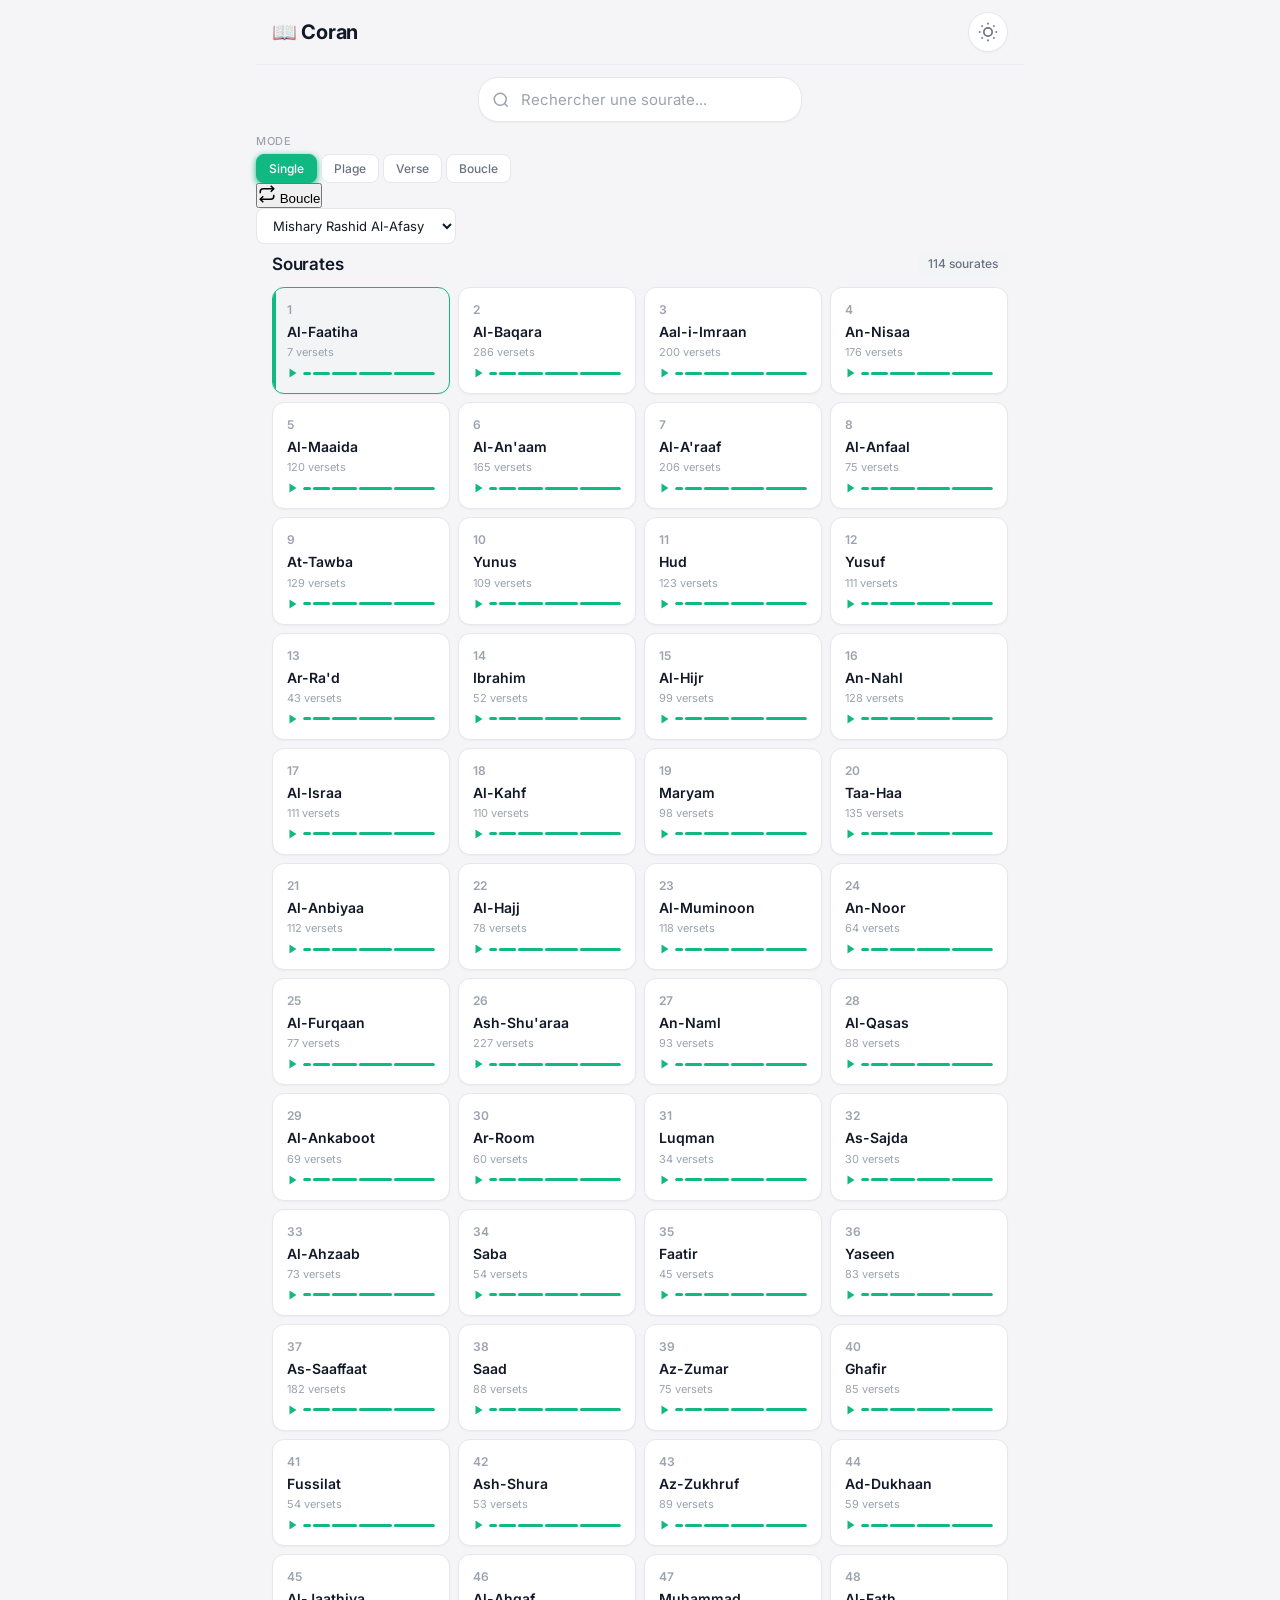
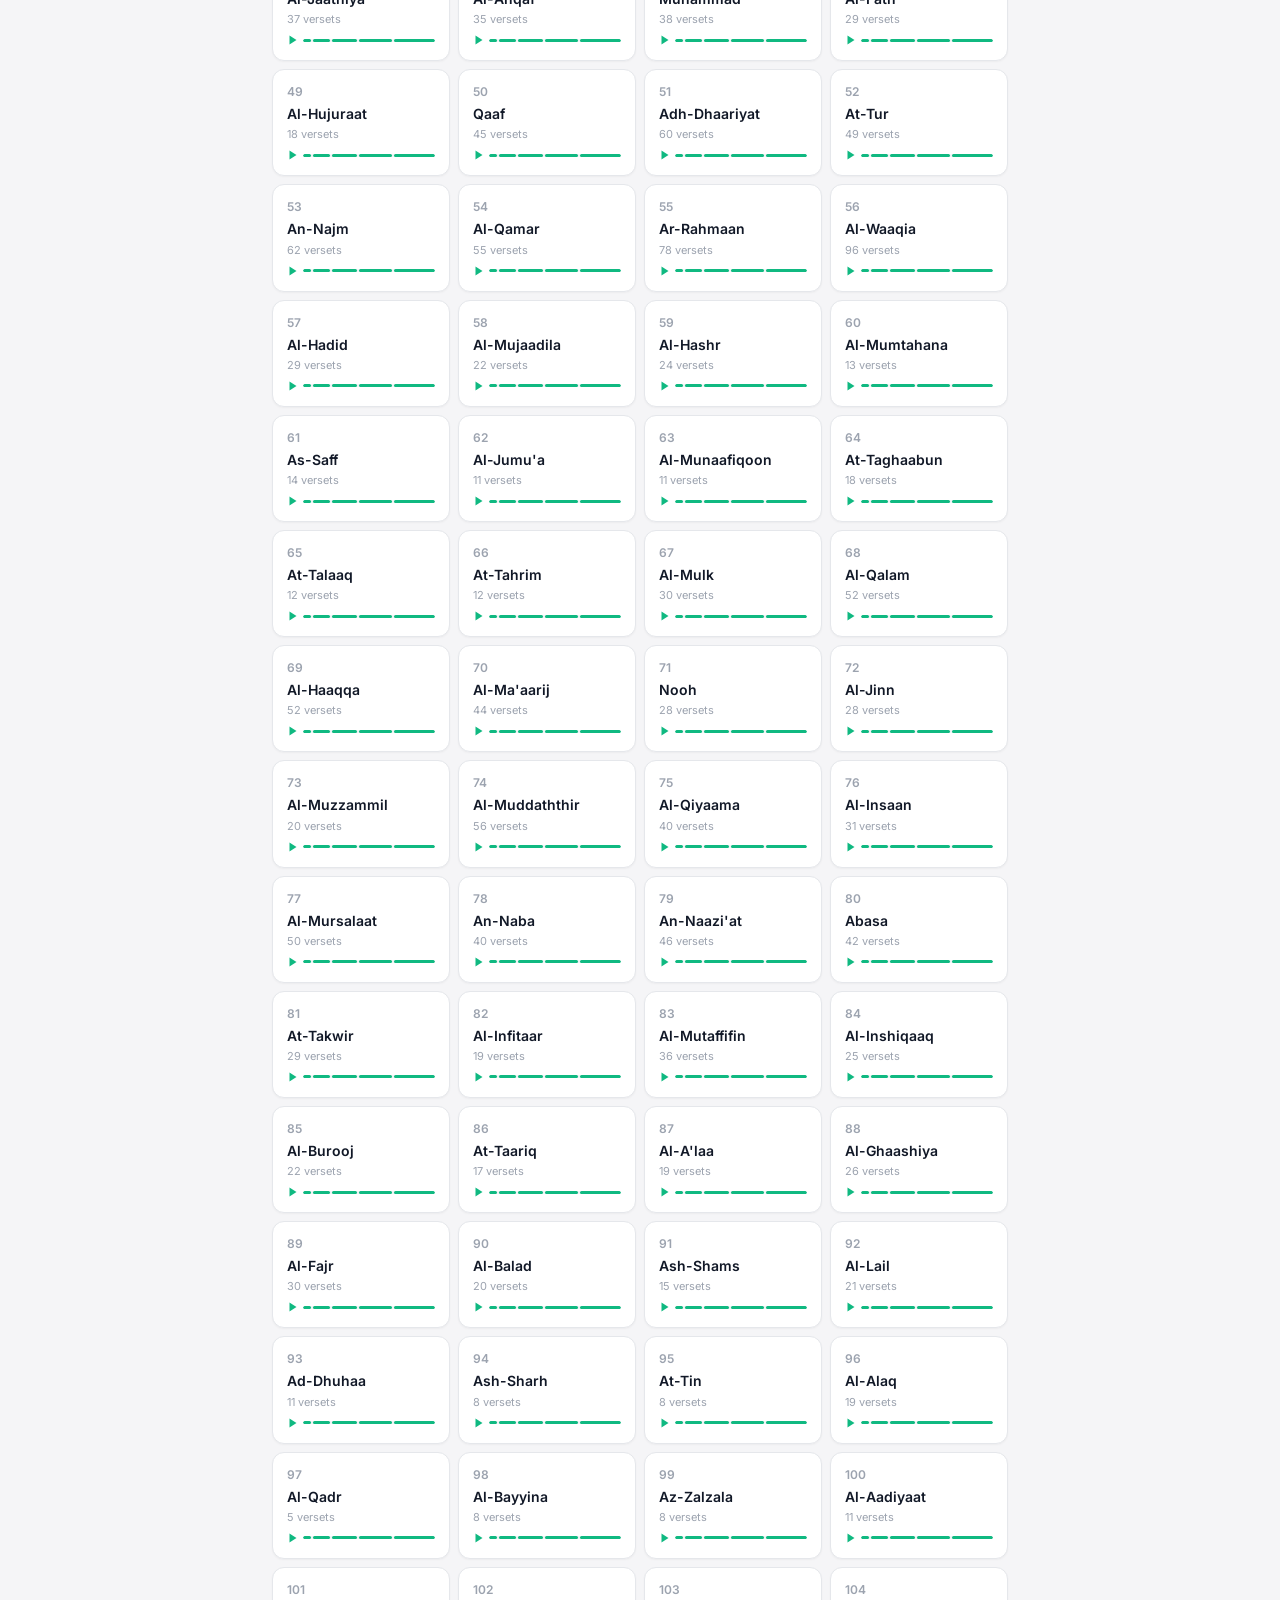
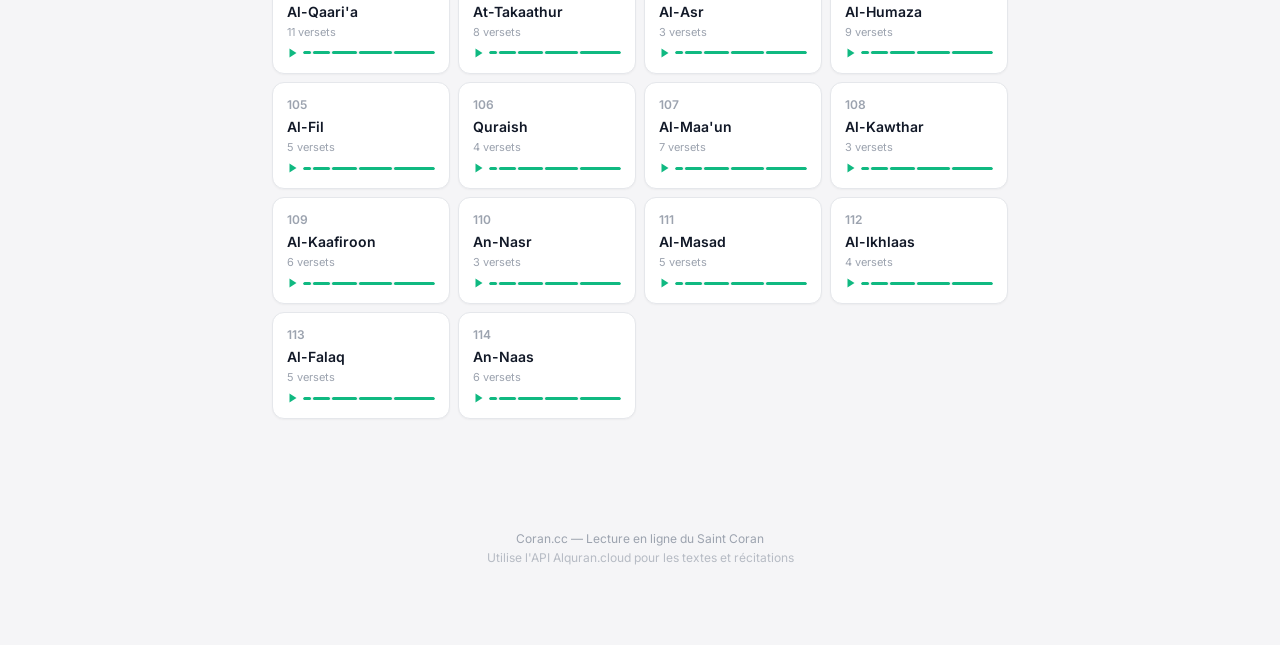
<file: index-v2.html>
<!DOCTYPE html>
<html lang="fr">
<head>
  <meta charset="UTF-8">
  <meta name="viewport" content="width=device-width, initial-scale=1.0">
  <meta name="description" content="Lisez le Coran en ligne avec récitations audio, traductions et translitérations.">
  <meta name="theme-color" content="#10B981">
  <meta name="apple-mobile-web-app-capable" content="yes">
  <meta name="apple-mobile-web-app-status-bar-style" content="black-translucent">
  <meta name="apple-mobile-web-app-title" content="Coran">
  <link rel="icon" type="image/svg+xml" href="data:image/svg+xml,<svg xmlns='http://www.w3.org/2000/svg' viewBox='0 0 100 100'><rect width='100' height='100' rx='20' fill='%2310B981'/><text x='50' y='68' font-size='50' text-anchor='middle' fill='white' font-family='serif'>ق</text></svg>">
  <title>Coran — Lecture en ligne</title>
  <link rel="stylesheet" href="style.css?v=4">
  <link rel="preconnect" href="https://fonts.googleapis.com">
  <link rel="preconnect" href="https://fonts.gstatic.com" crossorigin>
  <link href="https://fonts.googleapis.com/css2?family=Amiri:wght@400;700&family=Inter:wght@400;500;600;700&display=swap" rel="stylesheet">
</head>
<body>
  <div id="app">
    <header class="header">
      <div class="header-content">
        <h1 class="logo">📖 Coran</h1>
        <div class="header-actions">
          <button class="icon-btn" id="themeToggle" title="Changer le thème">
            <svg class="sun" width="20" height="20" viewBox="0 0 24 24" fill="none" stroke="currentColor" stroke-width="2"><circle cx="12" cy="12" r="5"/><line x1="12" y1="1" x2="12" y2="3"/><line x1="12" y1="21" x2="12" y2="23"/><line x1="4.22" y1="4.22" x2="5.64" y2="5.64"/><line x1="18.36" y1="18.36" x2="19.78" y2="19.78"/><line x1="1" y1="12" x2="3" y2="12"/><line x1="21" y1="12" x2="23" y2="12"/><line x1="4.22" y1="19.78" x2="5.64" y2="18.36"/><line x1="18.36" y1="5.64" x2="19.78" y2="4.22"/></svg>
            <svg class="moon" width="20" height="20" viewBox="0 0 24 24" fill="none" stroke="currentColor" stroke-width="2"><path d="M21 12.79A9 9 0 1 1 11.21 3 7 7 0 0 0 21 12.79z"/></svg>
          </button>
        </div>
      </div>
    </header>

    <div class="search-container">
      <div class="search-box">
        <svg class="search-icon" width="18" height="18" viewBox="0 0 24 24" fill="none" stroke="currentColor" stroke-width="2"><circle cx="11" cy="11" r="8"/><line x1="21" y1="21" x2="16.65" y2="16.65"/></svg>
        <input type="text" id="searchInput" placeholder="Rechercher une sourate..." autocomplete="off">
        <button class="search-clear" id="searchClear" style="display:none">✕</button>
      </div>
      <div class="search-results" id="searchResults" style="display:none"></div>
    </div>

    <!-- OPTIONS DE LECTURE (accueil, avant la grille) -->
    <div class="reading-options-bar">
      <div class="options-row">
        <div class="mode-selector">
          <label>Mode</label>
          <div class="mode-chips">
            <button class="mode-chip active" data-mode="single">Single</button>
            <button class="mode-chip" data-mode="range">Plage</button>
            <button class="mode-chip" data-mode="page">Verse</button>
            <button class="mode-chip" data-mode="loop">Boucle</button>
          </div>
        </div>
        <div class="options-row-right">
          <button class="loop-toggle" id="loopToggle" title="Activer la boucle">
            <svg width="18" height="18" viewBox="0 0 24 24" fill="none" stroke="currentColor" stroke-width="2"><polyline points="17 1 21 5 17 9"/><path d="M3 11V9a4 4 0 0 1 4-4h14"/><polyline points="7 23 3 19 7 15"/><path d="M21 13v2a4 4 0 0 1-4 4H3"/></svg>
            <span>Boucle</span>
          </button>
          <div class="reciter-select">
            <select id="reciterSelect"></select>
          </div>
        </div>
      </div>
      <!-- Config plage (visible si mode=range) -->
      <div class="range-config-global" id="rangeConfigGlobal" style="display:none">
        <div class="range-inputs">
          <div class="range-field">
            <label>Du verset</label>
            <input type="number" id="rangeStartGlobal" min="1" value="1">
          </div>
          <div class="range-field">
            <label>Au verset</label>
            <input type="number" id="rangeEndGlobal" min="1" value="5">
          </div>
          <button class="range-apply-btn" id="rangeApplyBtnGlobal">Appliquer</button>
        </div>
      </div>
      <!-- Config verset (visible si mode=verse) -->
      <div class="page-config-global" id="pageConfigGlobal" style="display:none">
        <div class="page-input-row">
          <label style="font-size:10px;color:var(--text-tertiary);text-transform:uppercase;letter-spacing:0.3px;white-space:nowrap">Aller au verset</label>
          <input type="number" id="pageInputGlobal" min="1" max="604" value="1" style="width:60px;padding:4px 6px;border:0.5px solid var(--border);border-radius:5px;background:var(--surface);color:var(--text);font-size:12px;font-family:inherit;outline:none">
          <button class="page-go-btn" id="pageGoBtnGlobal">Aller</button>
        </div>
      </div>
    </div>

    <main class="main">
      <section class="section" id="surahList">
        <div class="section-header">
          <h2>Sourates</h2>
          <span class="badge" id="surahCount">114 sourates</span>
        </div>
        <div class="surah-grid" id="surahGrid"></div>
      </section>

      <section class="section" id="readerSection" style="display:none">
        <div class="reader-header">
          <button class="back-btn" id="backToList">
            <svg width="24" height="24" viewBox="0 0 24 24" fill="none" stroke="currentColor" stroke-width="2"><polyline points="15 18 9 12 15 6"/></svg>
            Retour
          </button>
          <div class="reader-info">
            <h2 id="readerSurahName">—</h2>
            <span id="readerVerseInfo" class="verse-badge">Verset 1</span>
          </div>
        </div>

        <div class="text-options">
          <button class="opt-btn active" data-opt="arabic">Arabe</button>
          <button class="opt-btn" data-opt="transliteration">Phonétique</button>
          <button class="opt-btn" data-opt="translation">Traduction</button>
        </div>

        <div class="verse-display" id="verseDisplay">
          <div class="verse-arabic" id="verseArabic">
            <p class="verse-number" id="verseNumber">1</p>
            <p class="arabic-text" id="arabicText">—</p>
          </div>
          <div class="verse-transliteration" id="verseTransliteration" style="display:none">
            <p class="translit-text" id="transliterationText">—</p>
          </div>
          <div class="verse-translation" id="verseTranslation" style="display:none">
            <p class="translation-text" id="translationText">—</p>
          </div>
        </div>

        <div class="player-controls">
          <div class="player-info">
            <span class="player-status" id="playerStatus">Prêt</span>
            <span class="player-time" id="playerTime">0:00</span>
          </div>
          <div class="player-buttons">
            <button class="player-btn" id="prevSurahBtn" title="Sourate précédente">
              <svg width="20" height="20" viewBox="0 0 24 24" fill="none" stroke="currentColor" stroke-width="2"><polygon points="19 20 9 12 19 4 19 20"/><line x1="5" y1="19" x2="5" y2="5"/></svg>
            </button>
            <button class="player-btn" id="prevVerseBtn" title="Verset précédent">
              <svg width="20" height="20" viewBox="0 0 24 24" fill="none" stroke="currentColor" stroke-width="2"><polygon points="11 19 2 12 11 5 11 19"/><polygon points="22 19 13 12 22 5 22 19"/></svg>
            </button>
            <button class="play-btn" id="playBtn" title="Lecture / Pause">
              <svg class="play-icon" width="32" height="32" viewBox="0 0 24 24" fill="currentColor"><polygon points="5 3 19 12 5 21 5 3"/></svg>
              <svg class="pause-icon" width="32" height="32" viewBox="0 0 24 24" fill="currentColor" style="display:none"><rect x="6" y="4" width="4" height="16"/><rect x="14" y="4" width="4" height="16"/></svg>
            </button>
            <button class="player-btn" id="nextVerseBtn" title="Verset suivant">
              <svg width="20" height="20" viewBox="0 0 24 24" fill="none" stroke="currentColor" stroke-width="2"><polygon points="23 19 14 12 23 5 23 19"/><polygon points="10 19 5 12 10 5 10 19"/></svg>
            </button>
            <button class="player-btn" id="nextSurahBtn" title="Sourate suivante">
              <svg width="20" height="20" viewBox="0 0 24 24" fill="none" stroke="currentColor" stroke-width="2"><polygon points="5 20 15 12 5 4 5 20"/><line x1="19" y1="19" x2="19" y2="5"/></svg>
            </button>
          </div>
          <div class="player-progress">
            <input type="range" class="progress-bar" id="progressBar" min="0" max="100" value="0" step="0.1">
          </div>
        </div>

        <button class="download-btn" id="downloadBtn" title="Télécharger pour hors-ligne">
          <svg width="20" height="20" viewBox="0 0 24 24" fill="none" stroke="currentColor" stroke-width="2"><path d="M21 15v4a2 2 0 0 1-2 2H5a2 2 0 0 1-2-2v-4"/><polyline points="7 10 12 15 17 10"/><line x1="12" y1="15" x2="12" y2="3"/></svg>
          <span>Télécharger</span>
        </button>
      </section>
    </main>

    <audio id="audioPlayer" style="display:none"></audio>

    <footer class="footer">
      <p>Coran.cc — Lecture en ligne du Saint Coran</p>
      <p class="footer-small">Utilise l'API Alquran.cloud pour les textes et récitations</p>
    </footer>
  </div>

  <script src="app.js?v=4"></script>
</body>
</html>
</file>
<file: style.css>
:root {
  --bg: #F5F5F7;
  --surface: #FFFFFF;
  --surface-alt: #F3F4F6;
  --border: #E5E7EB;
  --text: #111827;
  --text-secondary: #6B7280;
  --text-tertiary: #9CA3AF;
  --primary: #10B981;
  --primary-dark: #059669;
  --danger: #EF4444;
  --warning: #F59E0B;
  --shadow-sm: 0 1px 2px rgba(0,0,0,0.04);
  --shadow-md: 0 4px 12px rgba(0,0,0,0.06);
  --shadow-lg: 0 8px 24px rgba(0,0,0,0.08);
  --radius-sm: 8px;
  --radius-md: 12px;
  --radius-lg: 16px;
  --radius-xl: 20px;
  --header-bg: rgba(245, 245, 247, 0.85);
  --header-border: rgba(229, 231, 235, 0.5);
  --progress-bg: #E5E7EB;
  --glass-bg: rgba(255, 255, 255, 0.88);
  --verse-arabic-bg: #FFFFFF;
  --verse-glow: rgba(16, 185, 129, 0.12);
}

[data-theme="dark"] {
  --bg: #000000;
  --surface: #1C1C1E;
  --surface-alt: #2C2C2E;
  --border: #3A3A3C;
  --text: #F9FAFB;
  --text-secondary: #9CA3AF;
  --text-tertiary: #6B7280;
  --shadow-sm: 0 1px 2px rgba(0,0,0,0.2);
  --shadow-md: 0 4px 12px rgba(0,0,0,0.3);
  --shadow-lg: 0 8px 24px rgba(0,0,0,0.4);
  --header-bg: rgba(0, 0, 0, 0.85);
  --header-border: rgba(58, 58, 60, 0.5);
  --progress-bg: #3A3A3C;
  --verse-arabic-bg: #1C1C1E;
  --verse-glow: rgba(16, 185, 129, 0.15);
}

* { margin: 0; padding: 0; box-sizing: border-box; }
html, body { height: 100%; font-family: 'Inter', -apple-system, BlinkMacSystemFont, 'Segoe UI', sans-serif; background: var(--bg); color: var(--text); -webkit-font-smoothing: antialiased; transition: background 0.3s ease, color 0.3s ease; }
body { overflow-x: hidden; }
::-webkit-scrollbar { width: 6px; }
::-webkit-scrollbar-thumb { background: var(--border); border-radius: 3px; }

#app { display: flex; flex-direction: column; min-height: 100vh; max-width: 768px; margin: 0 auto; position: relative; }

.header { position: sticky; top: 0; z-index: 100; backdrop-filter: blur(20px); -webkit-backdrop-filter: blur(20px); background: var(--header-bg); border-bottom: 0.5px solid var(--header-border); }
.header-content { max-width: 768px; margin: 0 auto; padding: 12px 16px; display: flex; align-items: center; justify-content: space-between; }
.logo { font-size: 20px; font-weight: 700; letter-spacing: -0.3px; }
.header-actions { display: flex; gap: 8px; }

.icon-btn { width: 40px; height: 40px; border: none; background: var(--surface); border-radius: 50%; cursor: pointer; display: flex; align-items: center; justify-content: center; color: var(--text-secondary); transition: all 0.15s ease; box-shadow: var(--shadow-sm); border: 0.5px solid var(--border); }
.icon-btn:hover { color: var(--primary); transform: scale(1.05); }
.icon-btn:active { transform: scale(0.95); }
[data-theme="dark"] .sun { display: none; }
[data-theme="light"] .moon { display: none; }

.search-container { max-width: 768px; margin: 0 auto; padding: 12px 16px; position: sticky; top: 61px; z-index: 99; backdrop-filter: blur(20px); -webkit-backdrop-filter: blur(20px); background: var(--header-bg); }
.search-box { position: relative; display: flex; align-items: center; }
.search-icon { position: absolute; left: 14px; color: var(--text-tertiary); pointer-events: none; }
#searchInput { width: 100%; padding: 12px 40px 12px 42px; border: 0.5px solid var(--border); border-radius: var(--radius-xl); background: var(--surface); color: var(--text); font-size: 15px; font-family: inherit; outline: none; transition: all 0.15s ease; box-shadow: var(--shadow-sm); }
#searchInput:focus { border-color: var(--primary); box-shadow: 0 0 0 3px var(--primary), var(--shadow-sm); }
#searchInput::placeholder { color: var(--text-tertiary); }
.search-clear { position: absolute; right: 10px; width: 28px; height: 28px; border: none; background: var(--surface-alt); border-radius: 50%; cursor: pointer; display: flex; align-items: center; justify-content: center; color: var(--text-secondary); font-size: 14px; transition: all 0.15s ease; }
.search-clear:hover { color: var(--danger); }
.search-results { position: absolute; top: 100%; left: 0; right: 0; background: var(--surface); border-radius: var(--radius-lg); box-shadow: var(--shadow-lg); border: 0.5px solid var(--border); max-height: 300px; overflow-y: auto; z-index: 200; }
.search-result-item { padding: 12px 16px; cursor: pointer; border-bottom: 0.5px solid var(--border); transition: background 0.1s ease; display: flex; align-items: center; gap: 10px; }
.search-result-item:hover { background: var(--surface-alt); }
.search-result-item:last-child { border-bottom: none; }
.search-result-item .sr-number { width: 32px; height: 32px; border-radius: 50%; background: var(--surface-alt); display: flex; align-items: center; justify-content: center; font-size: 12px; font-weight: 600; color: var(--text-secondary); flex-shrink: 0; }
.search-result-item .sr-info { flex: 1; }
.search-result-item .sr-name { font-size: 14px; font-weight: 500; color: var(--text); }
.search-result-item .sr-meta { font-size: 11px; color: var(--text-tertiary); margin-top: 2px; }

/* ============================================================
   NOUVEAUX ÉLÉMENTS UI — Modes de lecture, téléchargement
   ============================================================ */

.mode-selector { display: flex; flex-direction: column; gap: 6px; min-width: 0; }
.mode-selector label { font-size: 11px; font-weight: 500; color: var(--text-tertiary); text-transform: uppercase; letter-spacing: 0.5px; }
.mode-chips { display: flex; gap: 4px; }
.mode-chip { padding: 6px 12px; border: 0.5px solid var(--border); border-radius: var(--radius-sm); background: var(--surface); color: var(--text-secondary); font-size: 12px; font-weight: 500; cursor: pointer; transition: all 0.15s ease; font-family: inherit; }
.mode-chip:hover { color: var(--text); border-color: var(--primary); }
.mode-chip.active { background: var(--primary); color: white; border-color: var(--primary); box-shadow: 0 2px 6px var(--primary); }
.mode-chip:active { transform: scale(0.96); }

.range-config { padding: 12px 16px; background: var(--surface); border: 0.5px solid var(--border); border-radius: var(--radius-md); margin-bottom: 12px; box-shadow: var(--shadow-sm); }
.range-inputs { display: flex; gap: 8px; align-items: center; }
.range-field { display: flex; flex-direction: column; gap: 4px; flex: 1; }
.range-field label { font-size: 10px; color: var(--text-tertiary); text-transform: uppercase; letter-spacing: 0.5px; }
.range-field input { width: 100%; padding: 8px 10px; border: 0.5px solid var(--border); border-radius: var(--radius-sm); background: var(--surface-alt); color: var(--text); font-size: 13px; font-family: inherit; outline: none; }
.range-apply-btn { padding: 8px 16px; border: none; border-radius: var(--radius-sm); background: var(--primary); color: white; font-size: 13px; font-weight: 500; cursor: pointer; transition: all 0.15s ease; font-family: inherit; white-space: nowrap; }
.range-apply-btn:hover { background: var(--primary-dark); transform: scale(1.02); }
.range-apply-btn:active { transform: scale(0.97); }

.page-config { padding: 12px 16px; background: var(--surface); border: 0.5px solid var(--border); border-radius: var(--radius-md); margin-bottom: 12px; box-shadow: var(--shadow-sm); }
.page-input-row { display: flex; gap: 8px; align-items: center; }
.page-input-row label { font-size: 10px; color: var(--text-tertiary); text-transform: uppercase; letter-spacing: 0.5px; white-space: nowrap; }
.page-input-row input { width: 80px; padding: 8px 10px; border: 0.5px solid var(--border); border-radius: var(--radius-sm); background: var(--surface-alt); color: var(--text); font-size: 13px; font-family: inherit; outline: none; }
.page-go-btn { padding: 8px 16px; border: none; border-radius: var(--radius-sm); background: var(--primary); color: white; font-size: 13px; font-weight: 500; cursor: pointer; transition: all 0.15s ease; font-family: inherit; white-space: nowrap; }
.page-go-btn:hover { background: var(--primary-dark); }
.page-go-btn:active { transform: scale(0.97); }

.download-btn { display: flex; align-items: center; justify-content: center; gap: 8px; width: 100%; padding: 12px; border: 0.5px solid var(--border); border-radius: var(--radius-md); background: var(--surface); color: var(--text); font-size: 14px; font-weight: 500; cursor: pointer; transition: all 0.15s ease; margin-top: 8px; font-family: inherit; box-shadow: var(--shadow-sm); }
.download-btn:hover { border-color: var(--primary); color: var(--primary); box-shadow: var(--shadow-md); }
.download-btn:active { transform: scale(0.98); }
.download-btn.downloaded { background: var(--primary); color: white; border-color: var(--primary); }
.download-btn .download-status { font-size: 11px; color: var(--text-tertiary); }
.download-btn.downloaded .download-status { color: rgba(255,255,255,0.7); }

.main { flex: 1; padding-bottom: 80px; }
.section { max-width: 768px; margin: 0 auto; padding: 8px 16px 16px; }
.section-header { display: flex; align-items: center; justify-content: space-between; margin-bottom: 12px; }
.section-header h2 { font-size: 17px; font-weight: 600; letter-spacing: -0.2px; }
.badge { font-size: 12px; padding: 4px 10px; border-radius: 10px; background: var(--surface-alt); color: var(--text-secondary); font-weight: 500; }

.surah-grid { display: grid; grid-template-columns: repeat(auto-fill, minmax(140px, 1fr)); gap: 8px; }
.surah-card { background: var(--surface); border: 0.5px solid var(--border); border-radius: var(--radius-md); padding: 14px; cursor: pointer; transition: all 0.15s ease; box-shadow: var(--shadow-sm); position: relative; overflow: hidden; }
.surah-card:hover { transform: translateY(-2px); box-shadow: var(--shadow-md); border-color: var(--primary); }
.surah-card:active { transform: translateY(0); }
.surah-card.active { border-color: var(--primary); background: var(--surface-alt); }
.surah-card.active::before { content: ''; position: absolute; left: 0; top: 0; bottom: 0; width: 3px; background: var(--primary); border-radius: 0 2px 2px 0; }
.surah-card-number { font-size: 12px; font-weight: 600; color: var(--text-tertiary); margin-bottom: 6px; }
.surah-card-name { font-size: 14px; font-weight: 600; color: var(--text); margin-bottom: 4px; line-height: 1.3; }
.surah-card-meta { font-size: 11px; color: var(--text-tertiary); }
.surah-card-audio { margin-top: 8px; display: flex; align-items: center; gap: 4px; }
.surah-card-audio svg { width: 12px; height: 12px; color: var(--primary); flex-shrink: 0; }
.surah-card-audio .audio-dots { display: flex; gap: 2px; flex: 1; height: 3px; background: var(--surface-alt); border-radius: 2px; overflow: hidden; }
.surah-card-audio .audio-dots span { display: block; height: 100%; background: var(--primary); border-radius: 2px; }

.reader-header { display: flex; align-items: center; justify-content: space-between; margin-bottom: 16px; padding-top: 4px; }
.back-btn { display: flex; align-items: center; gap: 6px; padding: 8px 14px; border: 0.5px solid var(--border); border-radius: var(--radius-sm); background: var(--surface); color: var(--text); font-size: 14px; font-weight: 500; cursor: pointer; transition: all 0.15s ease; font-family: inherit; }
.back-btn:hover { border-color: var(--primary); color: var(--primary); }
.back-btn:active { transform: scale(0.97); }
.reader-info { flex: 1; text-align: center; }
#readerSurahName { font-size: 18px; font-weight: 700; margin-bottom: 4px; }
.verse-badge { display: inline-block; font-size: 12px; font-weight: 500; color: white; background: var(--primary); padding: 2px 10px; border-radius: 10px; }

.reader-controls { display: flex; align-items: center; justify-content: space-between; gap: 12px; margin-bottom: 12px; flex-wrap: wrap; }
.reciter-select { display: flex; flex-direction: column; gap: 4px; min-width: 0; }
.reciter-select label { font-size: 11px; font-weight: 500; color: var(--text-tertiary); text-transform: uppercase; letter-spacing: 0.5px; }
#reciterSelect { padding: 8px 12px; border: 0.5px solid var(--border); border-radius: var(--radius-sm); background: var(--surface); color: var(--text); font-size: 13px; font-family: inherit; outline: none; cursor: pointer; min-width: 140px; max-width: 200px; }
#reciterSelect:focus { border-color: var(--primary); }
.text-options { display: flex; gap: 4px; background: var(--surface-alt); border-radius: var(--radius-md); padding: 3px; }
.opt-btn { padding: 6px 12px; border: none; border-radius: var(--radius-sm); background: transparent; color: var(--text-secondary); font-size: 12px; font-weight: 500; cursor: pointer; transition: all 0.15s ease; font-family: inherit; white-space: nowrap; }
.opt-btn.active { background: var(--surface); color: var(--text); box-shadow: var(--shadow-sm); }
.opt-btn:hover:not(.active) { color: var(--text); }

.verse-display { background: var(--surface); border: 0.5px solid var(--border); border-radius: var(--radius-xl); padding: 24px; margin-bottom: 16px; box-shadow: var(--shadow-md); min-height: 200px; transition: all 0.2s ease; }
.verse-display.reciting { box-shadow: 0 0 0 1.5px var(--primary), var(--shadow-lg), 0 0 30px var(--verse-glow); }
.verse-arabic { text-align: center; min-height: 80px; }
.verse-number { font-size: 13px; font-weight: 500; color: var(--text-tertiary); margin-bottom: 12px; }
.arabic-text { font-family: 'Amiri', 'Traditional Arabic', 'Scheherazade New', serif; font-size: clamp(24px, 5vw, 36px); line-height: 2; color: var(--text); font-weight: 400; direction: rtl; text-align: center; word-spacing: 0.05em; }
.verse-transliteration { margin-top: 16px; padding: 14px; background: var(--surface-alt); border-radius: var(--radius-md); text-align: center; }
.translit-text { font-size: 14px; line-height: 1.6; color: var(--text-secondary); font-style: italic; }
.verse-translation { margin-top: 16px; padding: 14px; background: var(--surface-alt); border-radius: var(--radius-md); }
.translation-text { font-size: 14px; line-height: 1.6; color: var(--text); text-align: left; }

.player-controls { background: var(--surface); border: 0.5px solid var(--border); border-radius: var(--radius-xl); padding: 14px 16px; box-shadow: var(--shadow-md); }
.player-info { display: flex; align-items: center; justify-content: space-between; margin-bottom: 10px; }
.player-status { font-size: 12px; font-weight: 500; color: var(--text-secondary); }
.player-time { font-size: 12px; color: var(--text-tertiary); font-variant-numeric: tabular-nums; }
.player-buttons { display: flex; align-items: center; justify-content: center; gap: 4px; margin-bottom: 10px; }
.player-btn { width: 44px; height: 44px; border: 0.5px solid var(--border); border-radius: 50%; background: var(--surface); color: var(--text); cursor: pointer; display: flex; align-items: center; justify-content: center; transition: all 0.15s ease; box-shadow: var(--shadow-sm); }
.player-btn:hover { color: var(--primary); border-color: var(--primary); transform: scale(1.05); }
.player-btn:active { transform: scale(0.93); }
.play-btn { width: 56px; height: 56px; border-radius: 50%; background: var(--primary); color: white; border: none; box-shadow: 0 4px 12px var(--primary), 0 2px 4px rgba(0,0,0,0.1); }
.play-btn:hover { transform: scale(1.06); background: var(--primary-dark); }
.play-btn:active { transform: scale(0.95); }
.player-progress { padding: 0 4px; }
.progress-bar { width: 100%; height: 4px; -webkit-appearance: none; appearance: none; background: var(--progress-bg); border-radius: 2px; outline: none; cursor: pointer; }
.progress-bar::-webkit-slider-thumb { -webkit-appearance: none; width: 14px; height: 14px; border-radius: 50%; background: var(--primary); cursor: pointer; box-shadow: 0 1px 4px rgba(0,0,0,0.2); }
.progress-bar::-moz-range-thumb { width: 14px; height: 14px; border-radius: 50%; background: var(--primary); cursor: pointer; border: none; }

.footer { text-align: center; padding: 16px 16px 80px; font-size: 12px; color: var(--text-tertiary); max-width: 768px; margin: 0 auto; }
.footer-small { margin-top: 4px; opacity: 0.7; }

.loading-spinner { display: flex; align-items: center; justify-content: center; padding: 40px; gap: 8px; }
.spinner { width: 24px; height: 24px; border: 2px solid var(--border); border-top-color: var(--primary); border-radius: 50%; animation: spin 0.8s linear infinite; }
@keyframes spin { to { transform: rotate(360deg); } }

.empty-state { text-align: center; padding: 40px 20px; color: var(--text-tertiary); }
.empty-state svg { width: 48px; height: 48px; margin-bottom: 12px; opacity: 0.4; }
.empty-state p { font-size: 14px; }

.download-progress { display: flex; align-items: center; gap: 8px; padding: 4px 0; }
.download-progress-bar { flex: 1; height: 3px; background: var(--surface-alt); border-radius: 2px; overflow: hidden; }
.download-progress-bar span { display: block; height: 100%; background: var(--primary); }

@media (max-width: 480px) {
  .surah-grid { grid-template-columns: repeat(2, 1fr); gap: 6px; }
  .surah-card { padding: 10px; }
  .surah-card-name { font-size: 13px; }
  .reader-controls { flex-direction: column; align-items: stretch; }
  #reciterSelect { max-width: 100%; }
  .text-options { justify-content: center; }
  .verse-display { padding: 16px; }
  .player-buttons { gap: 2px; }
  .player-btn { width: 38px; height: 38px; }
  .play-btn { width: 48px; height: 48px; }
  .mode-chips { flex-wrap: wrap; }
  .mode-chip { flex: 1; text-align: center; }
  .range-inputs { flex-wrap: wrap; }
  .range-field { min-width: 70px; }
  .page-input-row { flex-wrap: wrap; }
  .page-input-row input { width: 70px; }
}
@media (min-width: 769px) { .surah-grid { grid-template-columns: repeat(auto-fill, minmax(160px, 1fr)); } }
@media (prefers-reduced-motion: reduce) { * { animation-duration: 0.01ms !important; transition-duration: 0.01ms !important; } }
</file>
